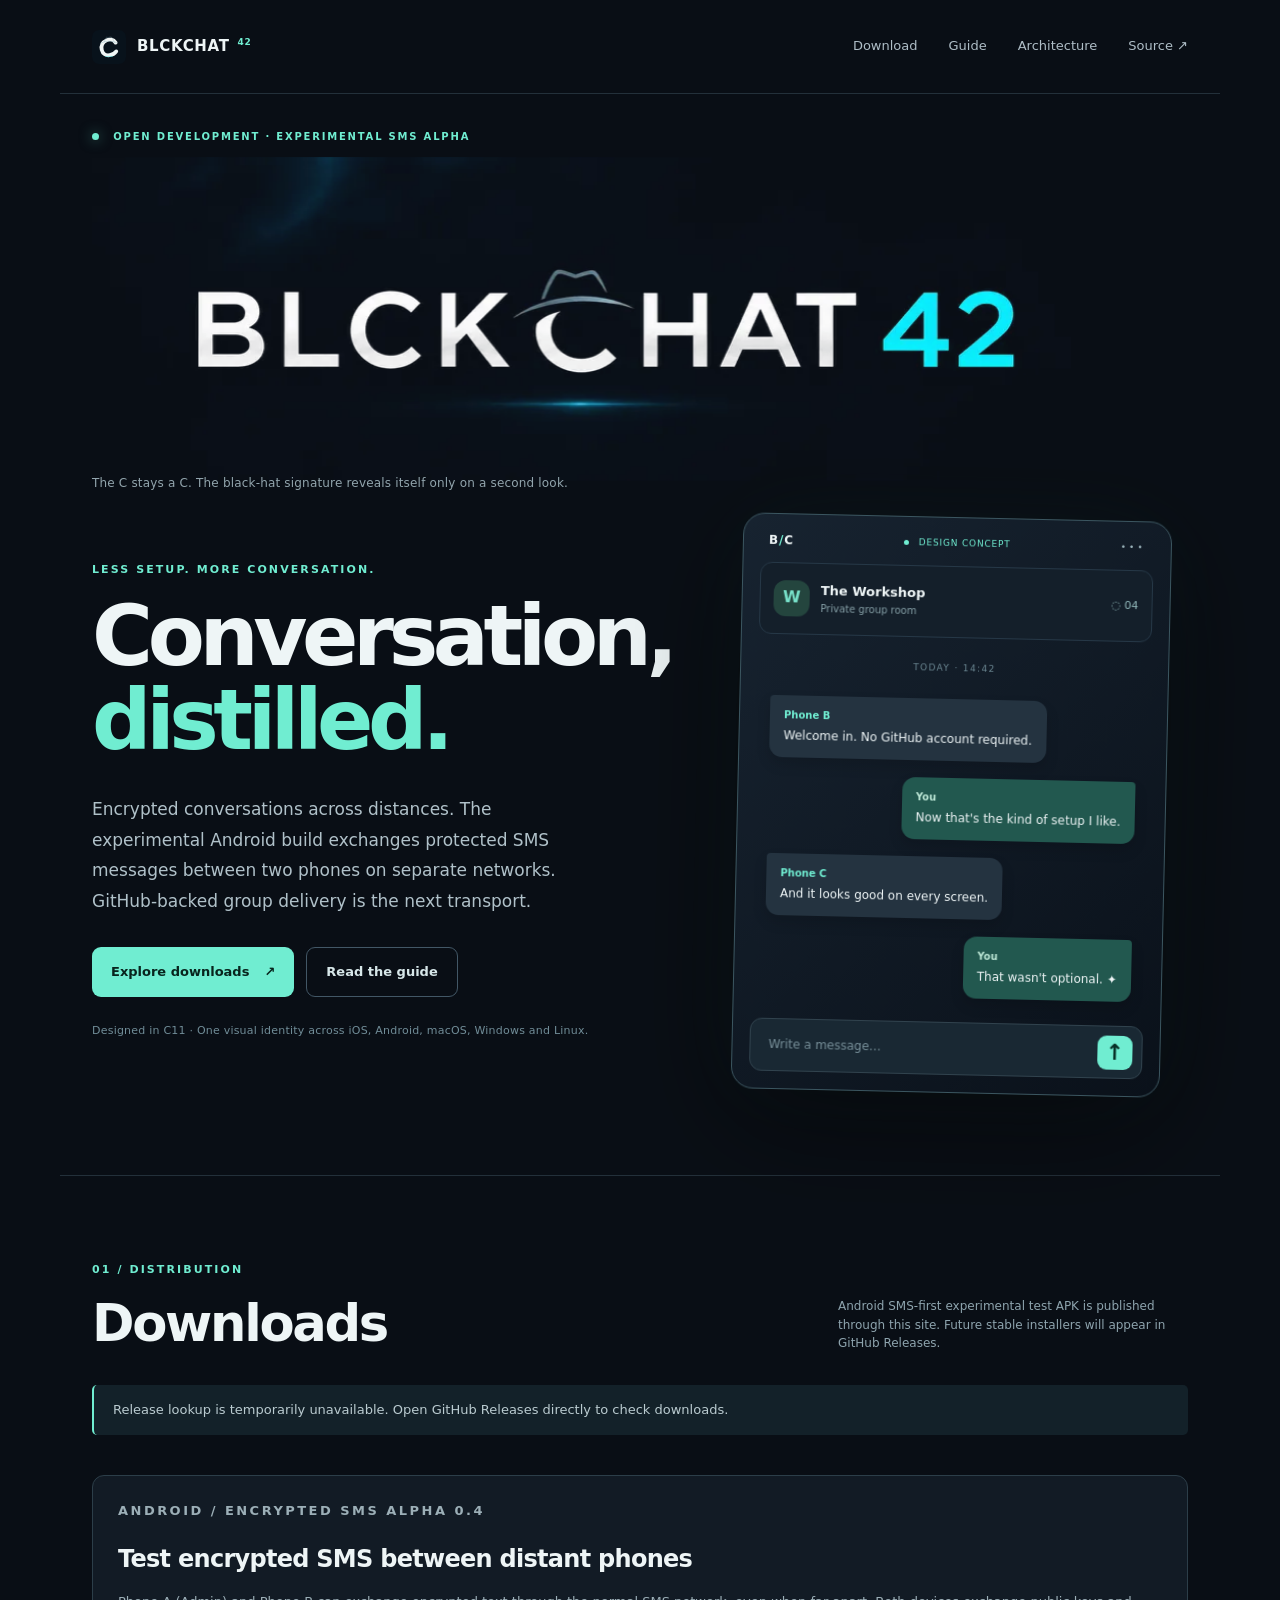
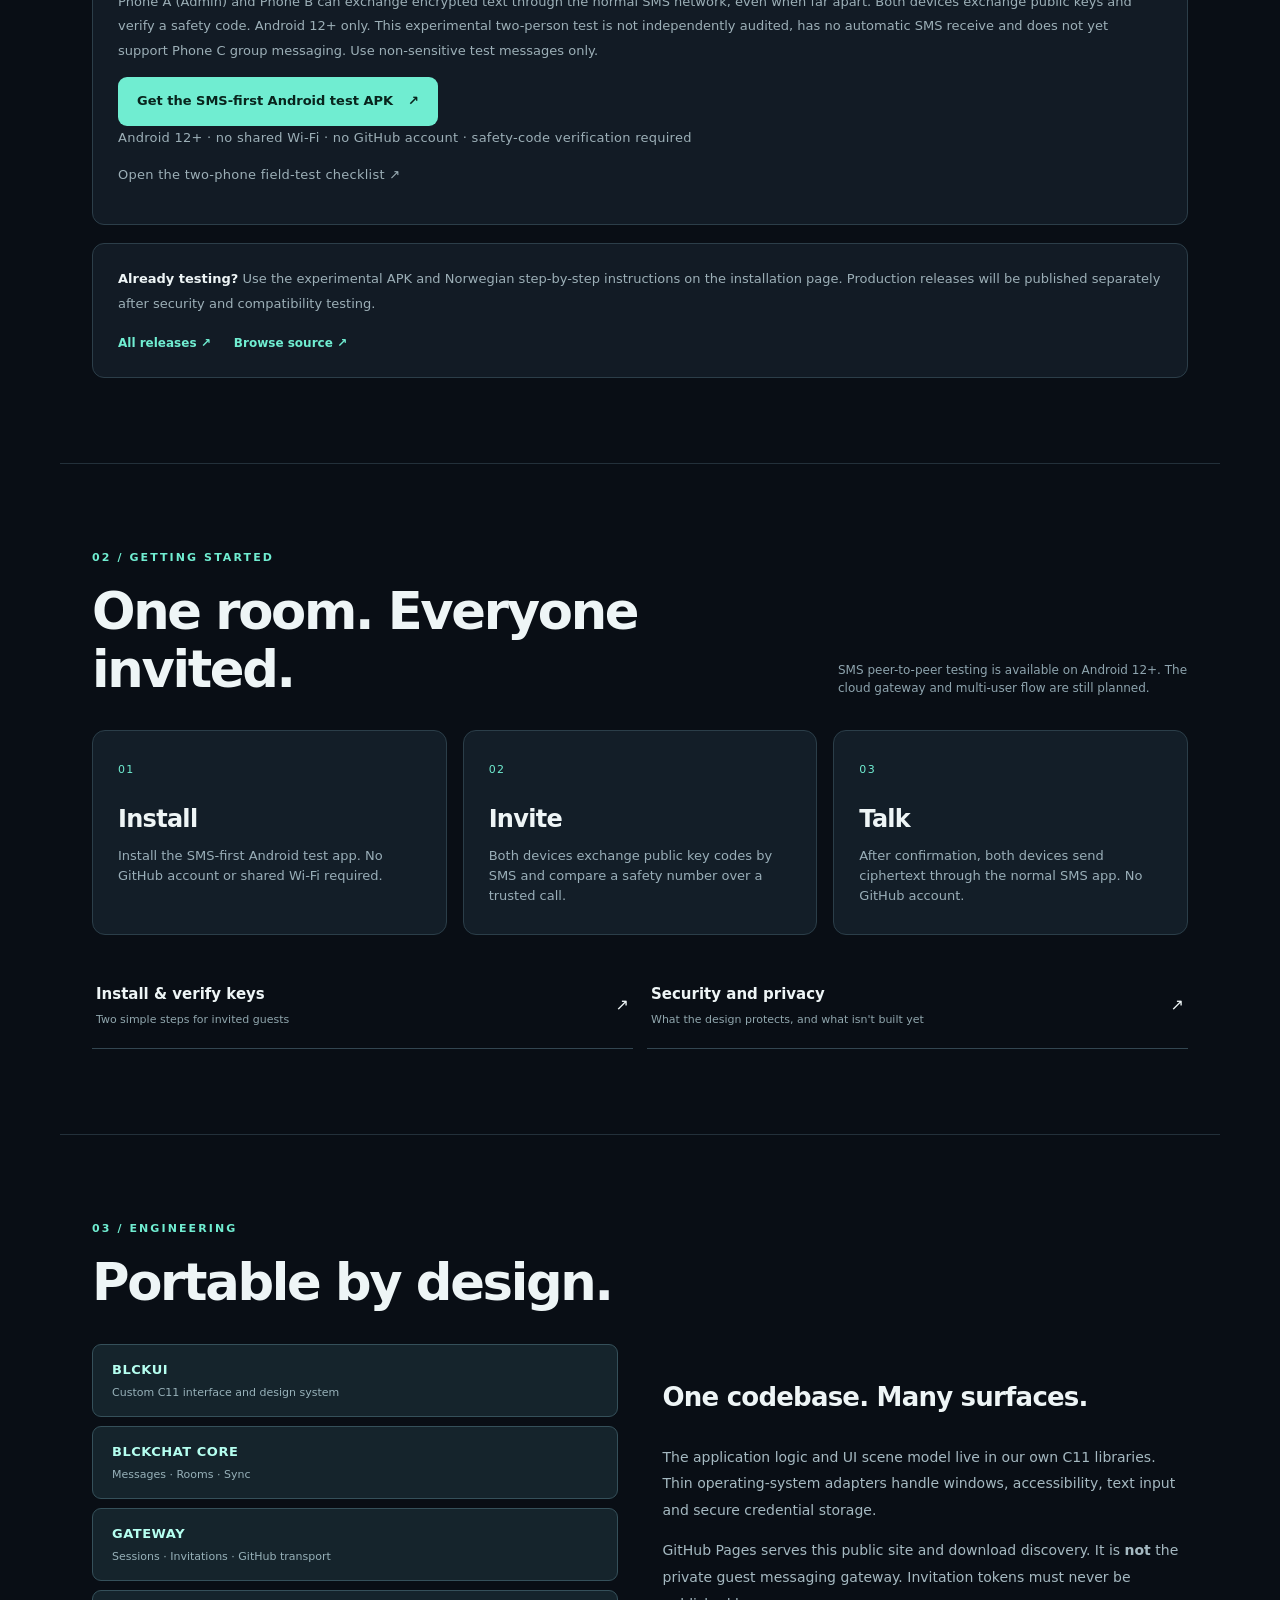
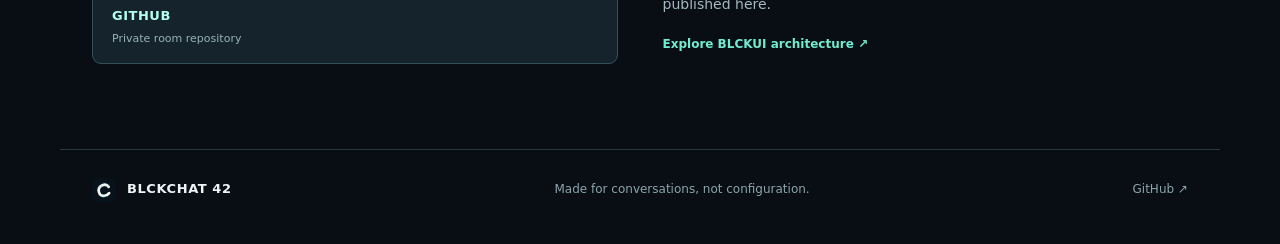
<file: site/index.html>
<!doctype html>
<html lang="en">
<head>
<meta charset="utf-8"><meta name="viewport" content="width=device-width,initial-scale=1">
<meta name="theme-color" content="#090e15">
<meta name="description" content="BLCKCHAT 42. Experimental encrypted SMS messenger for two Android phones on separate networks.">
<title>BLCKCHAT 42 · Conversation, distilled.</title>
<link rel="icon" href="icon.svg" type="image/svg+xml">
<link rel="stylesheet" href="style.css">
</head>
<body>
<div class="grain" aria-hidden="true"></div>
<a class="skip" href="#content">Skip to content</a>
<header class="nav shell">
<a href="./" class="identity"><img src="icon.svg" width="34" height="34" alt=""><span>BLCKCHAT <sup>42</sup></span></a>
<nav aria-label="Primary"><a href="#downloads">Download</a><a href="#manual">Guide</a><a href="#architecture">Architecture</a><a href="https://github.com/bspippi1337/blckchat">Source <span aria-hidden="true">↗</span></a></nav>
</header>
<main id="content">
<section class="hero shell">
<div class="eyebrow"><span class="pulse"></span> OPEN DEVELOPMENT · EXPERIMENTAL SMS ALPHA</div>
<figure class="brand-visual">
  <img src="assets/blckchat-42-official.webp" alt="BLCKCHAT 42. The C in CHAT contains a faint fedora silhouette: 85% letter, 15% black-hat signature." width="1000" height="318" decoding="async" fetchpriority="high">
  <figcaption>The C stays a C. The black-hat signature reveals itself only on a second look.</figcaption>
</figure>
<div class="hero-grid">
<div class="hero-copy"><p class="kicker">LESS SETUP. MORE CONVERSATION.</p>
<h1>Conversation,<br><em>distilled.</em></h1>
<p class="lede">Encrypted conversations across distances. The experimental Android build exchanges protected SMS messages between two phones on separate networks. GitHub-backed group delivery is the next transport.</p>
<div class="cta"><a href="#downloads" class="button primary">Explore downloads <span aria-hidden="true">↗</span></a><a href="#manual" class="button secondary">Read the guide</a></div>
<p class="fine">Designed in C11 · One visual identity across iOS, Android, macOS, Windows and Linux.</p>
</div>
<div class="device-frame" aria-label="Illustration of the planned BLCKCHAT interface. This is a concept, not a working app.">
<div class="device-head"><span class="device-logo">B<span>/</span>C</span><span class="room-state"><i></i> DESIGN CONCEPT</span><span class="dots">•••</span></div>
<div class="room-head"><div class="avatar avatar-main">W</div><div><b>The Workshop</b><small>Private group room</small></div><span class="members">◌ 04</span></div>
<div class="chat-messages">
<div class="day">TODAY · 14:42</div>
<div class="bubble incoming"><small>Phone B</small>Welcome in. No GitHub account required.</div>
<div class="bubble outgoing"><small>You</small>Now that's the kind of setup I like.</div>
<div class="bubble incoming"><small>Phone C</small>And it looks good on every screen.</div>
<div class="bubble outgoing"><small>You</small>That wasn't optional. <span aria-hidden="true">✦</span></div>
</div><div class="compose"><span>Write a message…</span><span class="send">↑</span></div>
</div>
</div></section>
<section class="section shell" id="downloads"><div class="section-head"><div><p class="kicker">01 / DISTRIBUTION</p><h2>Downloads</h2></div><p class="section-note">Android SMS-first experimental test APK is published through this site. Future stable installers will appear in GitHub Releases.</p></div>
<div id="release-status" class="status" role="status">Checking public GitHub Releases…</div>
<div id="release-assets" class="downloads-grid" aria-live="polite"></div>
<div class="panel" style="margin-bottom:18px">
  <p class="kicker">ANDROID / ENCRYPTED SMS ALPHA 0.4</p>
  <h3 style="margin:0 0 12px;font-size:24px;letter-spacing:-.03em">Test encrypted SMS between distant phones</h3>
  <p>Phone A (Admin) and Phone B can exchange encrypted text through the normal SMS network, even when far apart. Both devices exchange public keys and verify a safety code. Android 12+ only. This experimental two-person test is not independently audited, has no automatic SMS receive and does not yet support Phone C group messaging. Use non-sensitive test messages only.</p>
  <a class="button primary" href="join.html">Get the SMS-first Android test APK <span aria-hidden="true">↗</span></a>
  <p class="fine">Android 12+ · no shared Wi-Fi · no GitHub account · safety-code verification required</p><p class="fine"><a href="test.html">Open the two-phone field-test checklist ↗</a></p>
</div>
<div class="panel subtle"><p><strong>Already testing?</strong> Use the experimental APK and Norwegian step-by-step instructions on the installation page. Production releases will be published separately after security and compatibility testing.</p><a class="text-link" href="https://github.com/bspippi1337/blckchat/releases">All releases ↗</a> <a class="text-link" href="https://github.com/bspippi1337/blckchat">Browse source ↗</a></div>
</section>
<section class="section shell" id="manual"><div class="section-head"><div><p class="kicker">02 / GETTING STARTED</p><h2>One room. Everyone invited.</h2></div><p class="section-note">SMS peer-to-peer testing is available on Android 12+. The cloud gateway and multi-user flow are still planned.</p></div>
<div class="steps"><article><span class="num">01</span><h3>Install</h3><p>Install the SMS-first Android test app. No GitHub account or shared Wi-Fi required.</p></article><article><span class="num">02</span><h3>Invite</h3><p>Both devices exchange public key codes by SMS and compare a safety number over a trusted call.</p></article><article><span class="num">03</span><h3>Talk</h3><p>After confirmation, both devices send ciphertext through the normal SMS app. No GitHub account.</p></article></div>
<div class="manual-links"><a href="join.html" class="guide-link"><span><b>Install &amp; verify keys</b><small>Two simple steps for invited guests</small></span><span aria-hidden="true">↗</span></a><a href="security.html" class="guide-link"><span><b>Security and privacy</b><small>What the design protects, and what isn't built yet</small></span><span aria-hidden="true">↗</span></a></div>
</section>
<section class="section shell" id="architecture"><div class="section-head"><div><p class="kicker">03 / ENGINEERING</p><h2>Portable by design.</h2></div></div><div class="architecture"><div class="arch-row"><div>BLCKUI <span>Custom C11 interface and design system</span></div><div>BLCKCHAT CORE <span>Messages · Rooms · Sync</span></div><div>GATEWAY <span>Sessions · Invitations · GitHub transport</span></div><div>GITHUB <span>Private room repository</span></div></div><div class="arch-copy"><h3>One codebase. Many surfaces.</h3><p>The application logic and UI scene model live in our own C11 libraries. Thin operating-system adapters handle windows, accessibility, text input and secure credential storage.</p><p>GitHub Pages serves this public site and download discovery. It is <strong>not</strong> the private guest messaging gateway. Invitation tokens must never be published here.</p><a class="text-link" href="https://github.com/bspippi1337/blckchat/blob/main/docs/GUI.md">Explore BLCKUI architecture ↗</a></div></div></section>
</main>
<footer class="footer shell"><div class="identity"><img src="icon.svg" width="24" height="24" alt="">BLCKCHAT 42</div><div>Made for conversations, not configuration.</div><a href="https://github.com/bspippi1337/blckchat">GitHub ↗</a></footer>
<script src="site.js" defer></script>
</body></html>
</file>
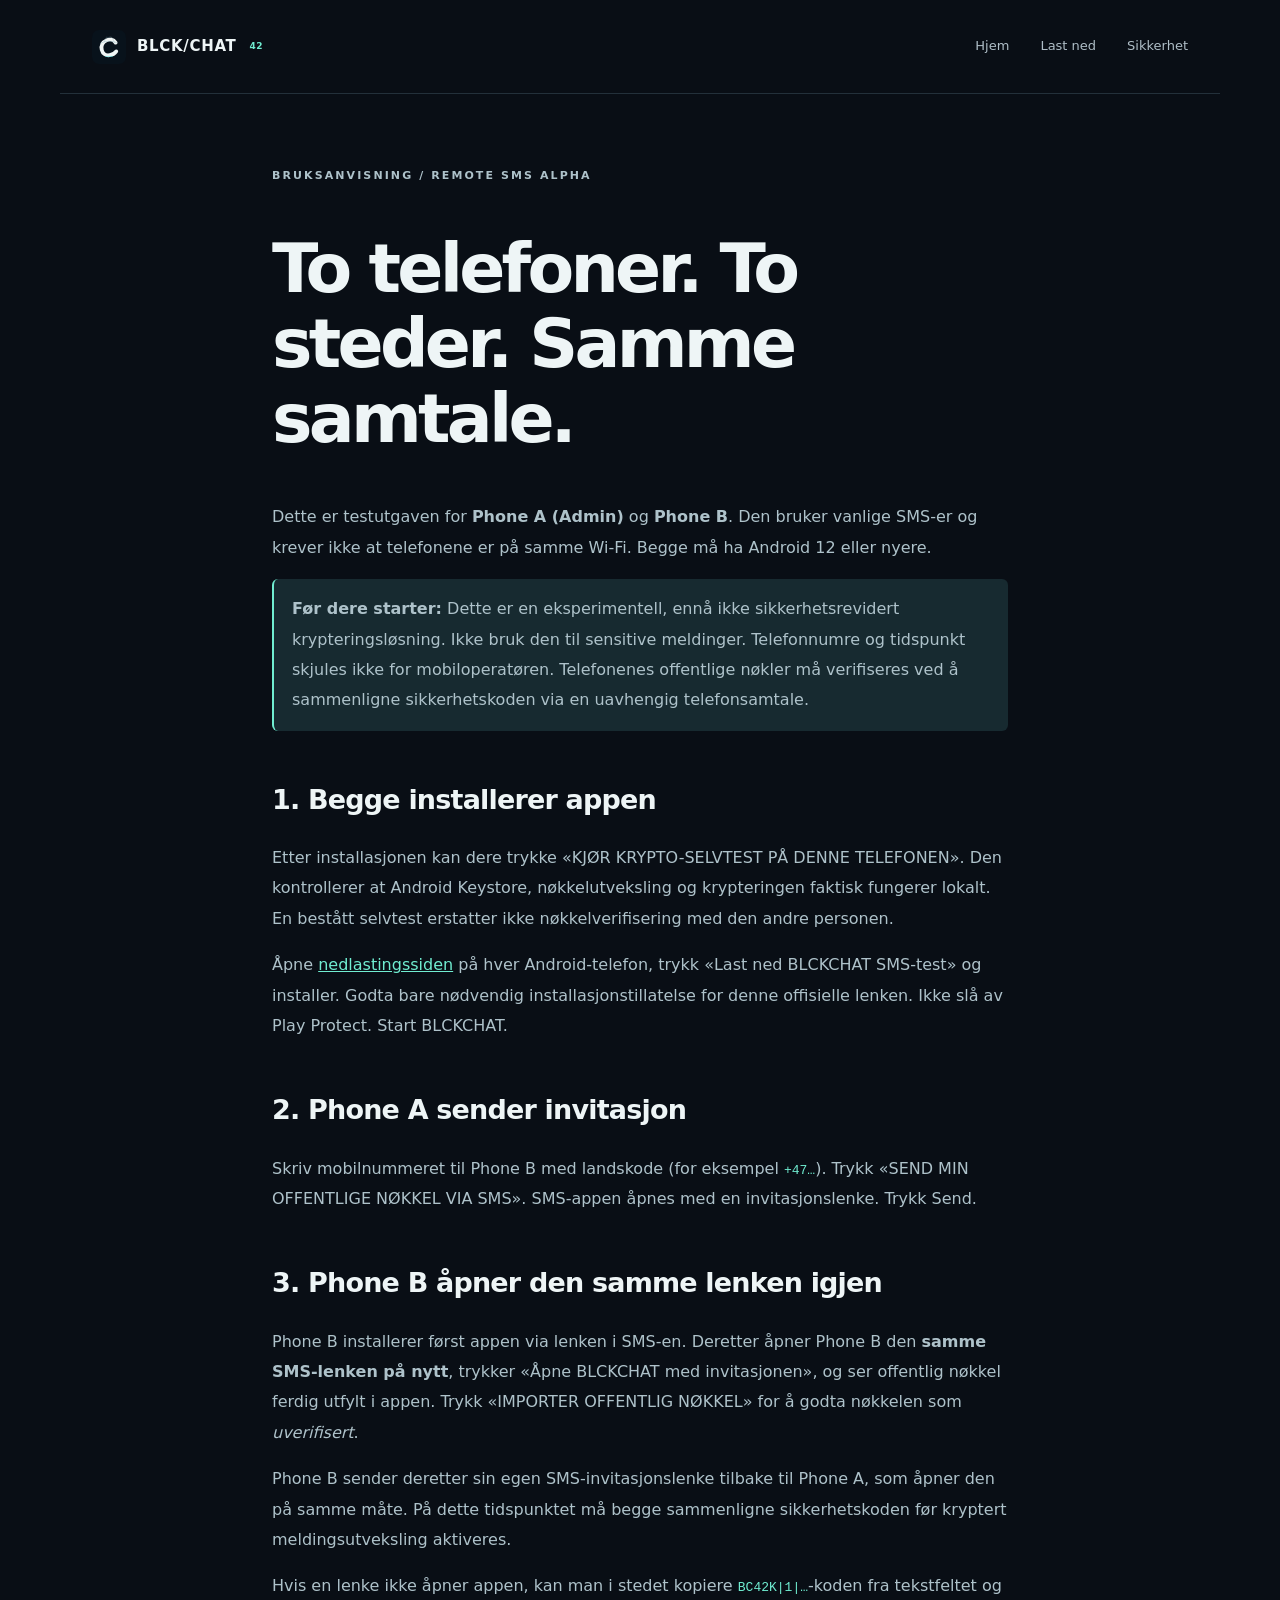
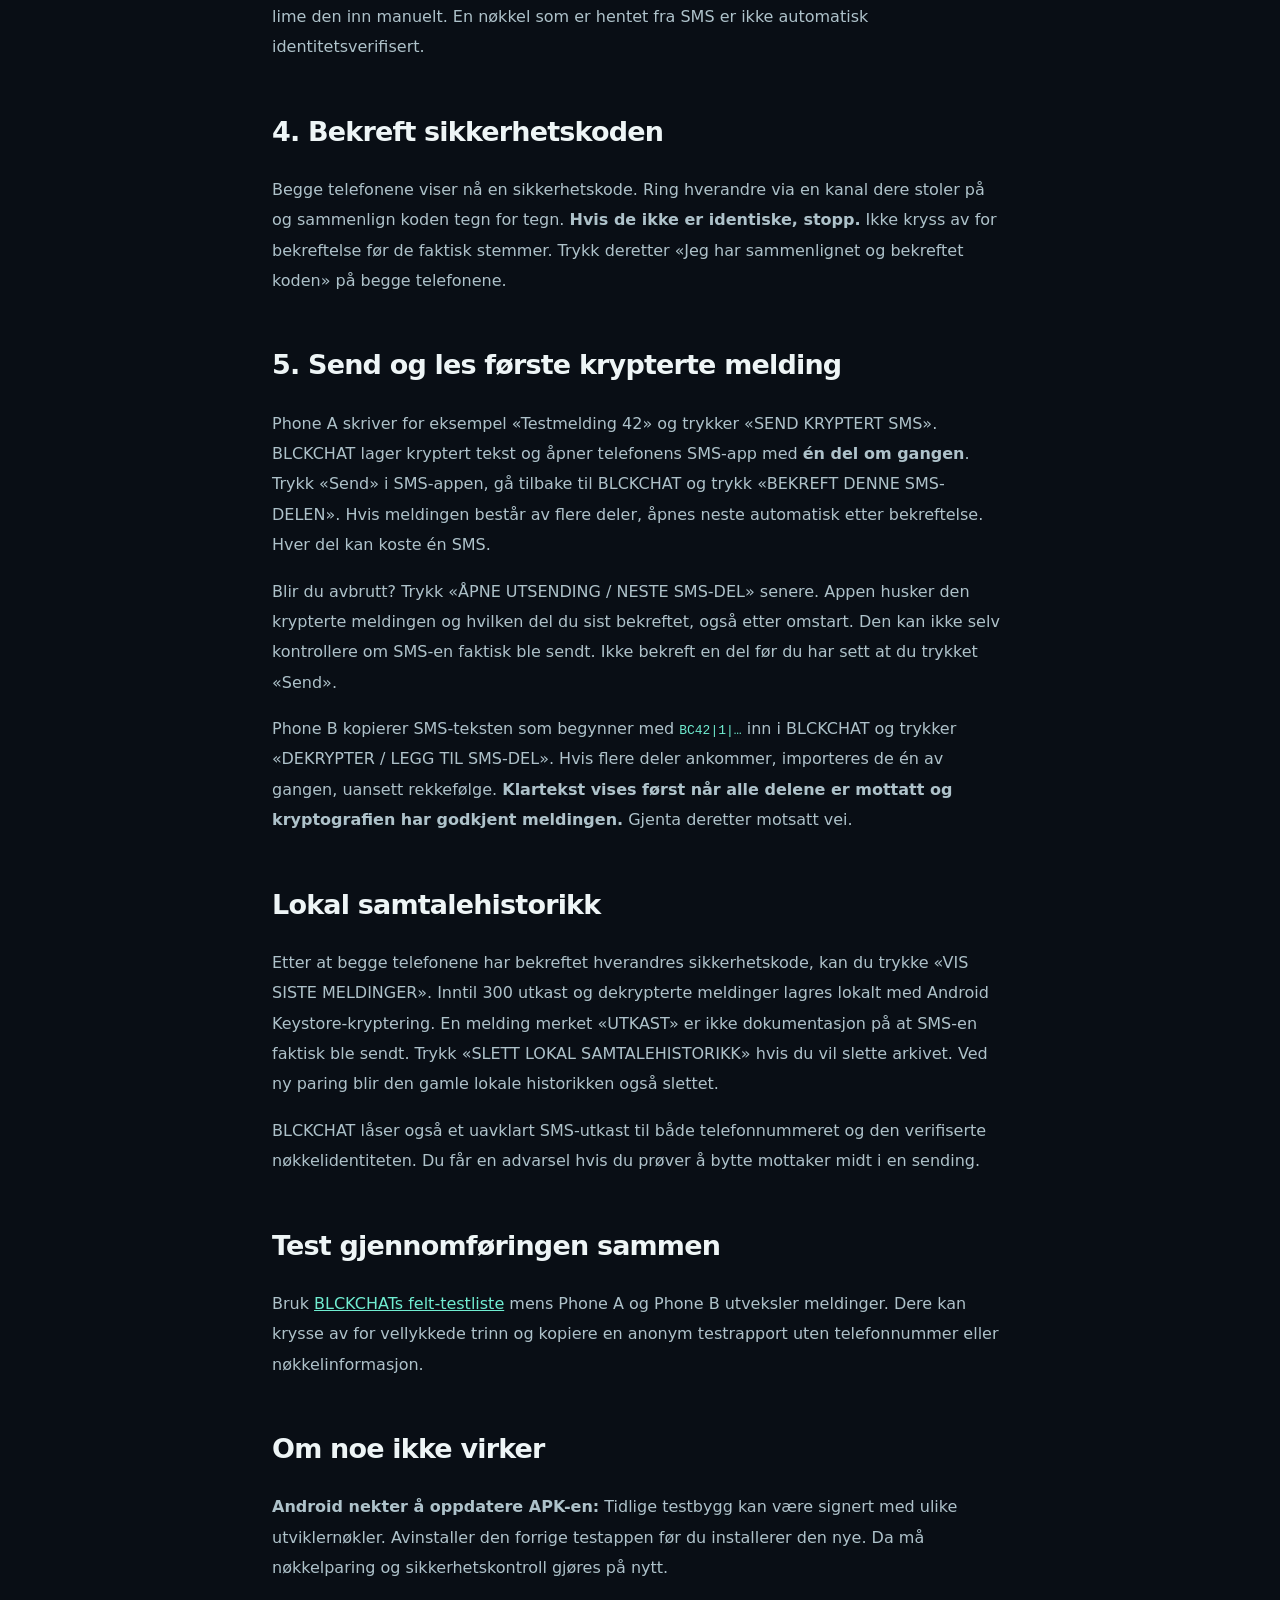
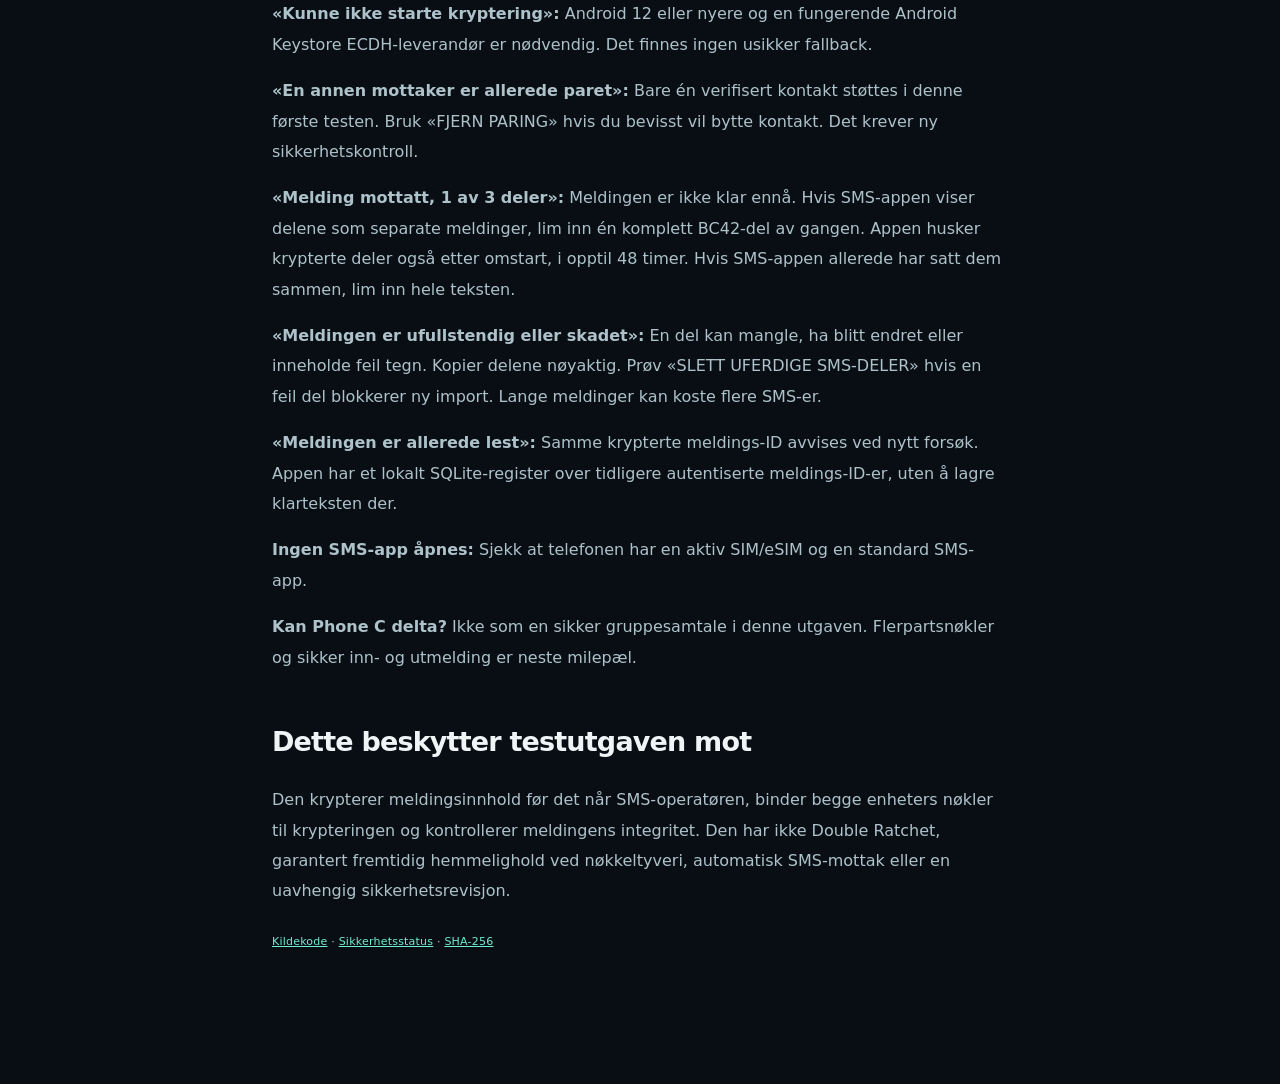
<file: site/guide.html>
<!doctype html><html lang="no"><head>
<meta charset="utf-8"><meta name="viewport" content="width=device-width,initial-scale=1">
<meta name="theme-color" content="#090e15">
<link rel="icon" href="icon.svg" type="image/svg+xml"><link rel="stylesheet" href="style.css">
<title>BLCKCHAT SMS-test · Enkel bruksanvisning</title></head>
<body><header class="nav shell">
<a class="identity" href="./"><img src="icon.svg" width="34" height="34" alt="">BLCK/CHAT <sup>42</sup></a>
<nav aria-label="Meny"><a href="./">Hjem</a><a href="join.html">Last ned</a><a href="security.html">Sikkerhet</a></nav></header>
<main class="doc shell">
<p class="kicker">BRUKSANVISNING / REMOTE SMS ALPHA</p>
<h1>To telefoner. To steder. Samme samtale.</h1>
<p>Dette er testutgaven for <strong>Phone A (Admin)</strong> og <strong>Phone B</strong>. Den bruker vanlige SMS-er og krever ikke at telefonene er på samme Wi-Fi. Begge må ha Android 12 eller nyere.</p>
<p class="notice"><strong>Før dere starter:</strong> Dette er en eksperimentell, ennå ikke sikkerhetsrevidert krypteringsløsning. Ikke bruk den til sensitive meldinger. Telefonnumre og tidspunkt skjules ikke for mobiloperatøren. Telefonenes offentlige nøkler må verifiseres ved å sammenligne sikkerhetskoden via en uavhengig telefonsamtale.</p>
<h2>1. Begge installerer appen</h2>
<p>Etter installasjonen kan dere trykke «KJØR KRYPTO-SELVTEST PÅ DENNE TELEFONEN». Den kontrollerer at Android Keystore, nøkkelutveksling og krypteringen faktisk fungerer lokalt. En bestått selvtest erstatter ikke nøkkelverifisering med den andre personen.</p>
<p>Åpne <a href="join.html">nedlastingssiden</a> på hver Android-telefon, trykk «Last ned BLCKCHAT SMS-test» og installer. Godta bare nødvendig installasjonstillatelse for denne offisielle lenken. Ikke slå av Play Protect. Start BLCKCHAT.</p>
<h2>2. Phone A sender invitasjon</h2>
<p>Skriv mobilnummeret til Phone B med landskode (for eksempel <code>+47…</code>). Trykk «SEND MIN OFFENTLIGE NØKKEL VIA SMS». SMS-appen åpnes med en invitasjonslenke. Trykk Send.</p>
<h2>3. Phone B åpner den samme lenken igjen</h2>
<p>Phone B installerer først appen via lenken i SMS-en. Deretter åpner Phone B den <strong>samme SMS-lenken på nytt</strong>, trykker «Åpne BLCKCHAT med invitasjonen», og ser offentlig nøkkel ferdig utfylt i appen. Trykk «IMPORTER OFFENTLIG NØKKEL» for å godta nøkkelen som <em>uverifisert</em>.</p>
<p>Phone B sender deretter sin egen SMS-invitasjonslenke tilbake til Phone A, som åpner den på samme måte. På dette tidspunktet må begge sammenligne sikkerhetskoden før kryptert meldingsutveksling aktiveres.</p>
<p>Hvis en lenke ikke åpner appen, kan man i stedet kopiere <code>BC42K|1|…</code>-koden fra tekstfeltet og lime den inn manuelt. En nøkkel som er hentet fra SMS er ikke automatisk identitetsverifisert.</p>
<h2>4. Bekreft sikkerhetskoden</h2>
<p>Begge telefonene viser nå en sikkerhetskode. Ring hverandre via en kanal dere stoler på og sammenlign koden tegn for tegn. <strong>Hvis de ikke er identiske, stopp.</strong> Ikke kryss av for bekreftelse før de faktisk stemmer. Trykk deretter «Jeg har sammenlignet og bekreftet koden» på begge telefonene.</p>
<h2>5. Send og les første krypterte melding</h2>
<p>Phone A skriver for eksempel «Testmelding 42» og trykker «SEND KRYPTERT SMS». BLCKCHAT lager kryptert tekst og åpner telefonens SMS-app med <strong>én del om gangen</strong>. Trykk «Send» i SMS-appen, gå tilbake til BLCKCHAT og trykk «BEKREFT DENNE SMS-DELEN». Hvis meldingen består av flere deler, åpnes neste automatisk etter bekreftelse. Hver del kan koste én SMS.</p>
<p>Blir du avbrutt? Trykk «ÅPNE UTSENDING / NESTE SMS-DEL» senere. Appen husker den krypterte meldingen og hvilken del du sist bekreftet, også etter omstart. Den kan ikke selv kontrollere om SMS-en faktisk ble sendt. Ikke bekreft en del før du har sett at du trykket «Send».</p>
<p>Phone B kopierer SMS-teksten som begynner med <code>BC42|1|…</code> inn i BLCKCHAT og trykker «DEKRYPTER / LEGG TIL SMS-DEL». Hvis flere deler ankommer, importeres de én av gangen, uansett rekkefølge. <strong>Klartekst vises først når alle delene er mottatt og kryptografien har godkjent meldingen.</strong> Gjenta deretter motsatt vei.</p>
<h2>Lokal samtalehistorikk</h2>
<p>Etter at begge telefonene har bekreftet hverandres sikkerhetskode, kan du trykke «VIS SISTE MELDINGER». Inntil 300 utkast og dekrypterte meldinger lagres lokalt med Android Keystore-kryptering. En melding merket «UTKAST» er ikke dokumentasjon på at SMS-en faktisk ble sendt. Trykk «SLETT LOKAL SAMTALEHISTORIKK» hvis du vil slette arkivet. Ved ny paring blir den gamle lokale historikken også slettet.</p>
<p>BLCKCHAT låser også et uavklart SMS-utkast til både telefonnummeret og den verifiserte nøkkelidentiteten. Du får en advarsel hvis du prøver å bytte mottaker midt i en sending.</p>
<h2>Test gjennomføringen sammen</h2><p>Bruk <a href="test.html">BLCKCHATs felt-testliste</a> mens Phone A og Phone B utveksler meldinger. Dere kan krysse av for vellykkede trinn og kopiere en anonym testrapport uten telefonnummer eller nøkkelinformasjon.</p>
<h2>Om noe ikke virker</h2><p><strong>Android nekter å oppdatere APK-en:</strong> Tidlige testbygg kan være signert med ulike utviklernøkler. Avinstaller den forrige testappen før du installerer den nye. Da må nøkkelparing og sikkerhetskontroll gjøres på nytt.</p>
<p><strong>«Kunne ikke starte kryptering»:</strong> Android 12 eller nyere og en fungerende Android Keystore ECDH-leverandør er nødvendig. Det finnes ingen usikker fallback.</p>
<p><strong>«En annen mottaker er allerede paret»:</strong> Bare én verifisert kontakt støttes i denne første testen. Bruk «FJERN PARING» hvis du bevisst vil bytte kontakt. Det krever ny sikkerhetskontroll.</p>
<p><strong>«Melding mottatt, 1 av 3 deler»:</strong> Meldingen er ikke klar ennå. Hvis SMS-appen viser delene som separate meldinger, lim inn én komplett BC42-del av gangen. Appen husker krypterte deler også etter omstart, i opptil 48 timer. Hvis SMS-appen allerede har satt dem sammen, lim inn hele teksten.</p>
<p><strong>«Meldingen er ufullstendig eller skadet»:</strong> En del kan mangle, ha blitt endret eller inneholde feil tegn. Kopier delene nøyaktig. Prøv «SLETT UFERDIGE SMS-DELER» hvis en feil del blokkerer ny import. Lange meldinger kan koste flere SMS-er.</p>
<p><strong>«Meldingen er allerede lest»:</strong> Samme krypterte meldings-ID avvises ved nytt forsøk. Appen har et lokalt SQLite-register over tidligere autentiserte meldings-ID-er, uten å lagre klarteksten der.</p>
<p><strong>Ingen SMS-app åpnes:</strong> Sjekk at telefonen har en aktiv SIM/eSIM og en standard SMS-app.</p>
<p><strong>Kan Phone C delta?</strong> Ikke som en sikker gruppesamtale i denne utgaven. Flerpartsnøkler og sikker inn- og utmelding er neste milepæl.</p>
<h2>Dette beskytter testutgaven mot</h2>
<p>Den krypterer meldingsinnhold før det når SMS-operatøren, binder begge enheters nøkler til krypteringen og kontrollerer meldingens integritet. Den har ikke Double Ratchet, garantert fremtidig hemmelighold ved nøkkeltyveri, automatisk SMS-mottak eller en uavhengig sikkerhetsrevisjon.</p>
<p class="fine"><a href="https://github.com/bspippi1337/blckchat">Kildekode</a> · <a href="security.html">Sikkerhetsstatus</a> · <a href="downloads/SHA256SUMS.txt">SHA-256</a></p>
</main></body></html>
</file>
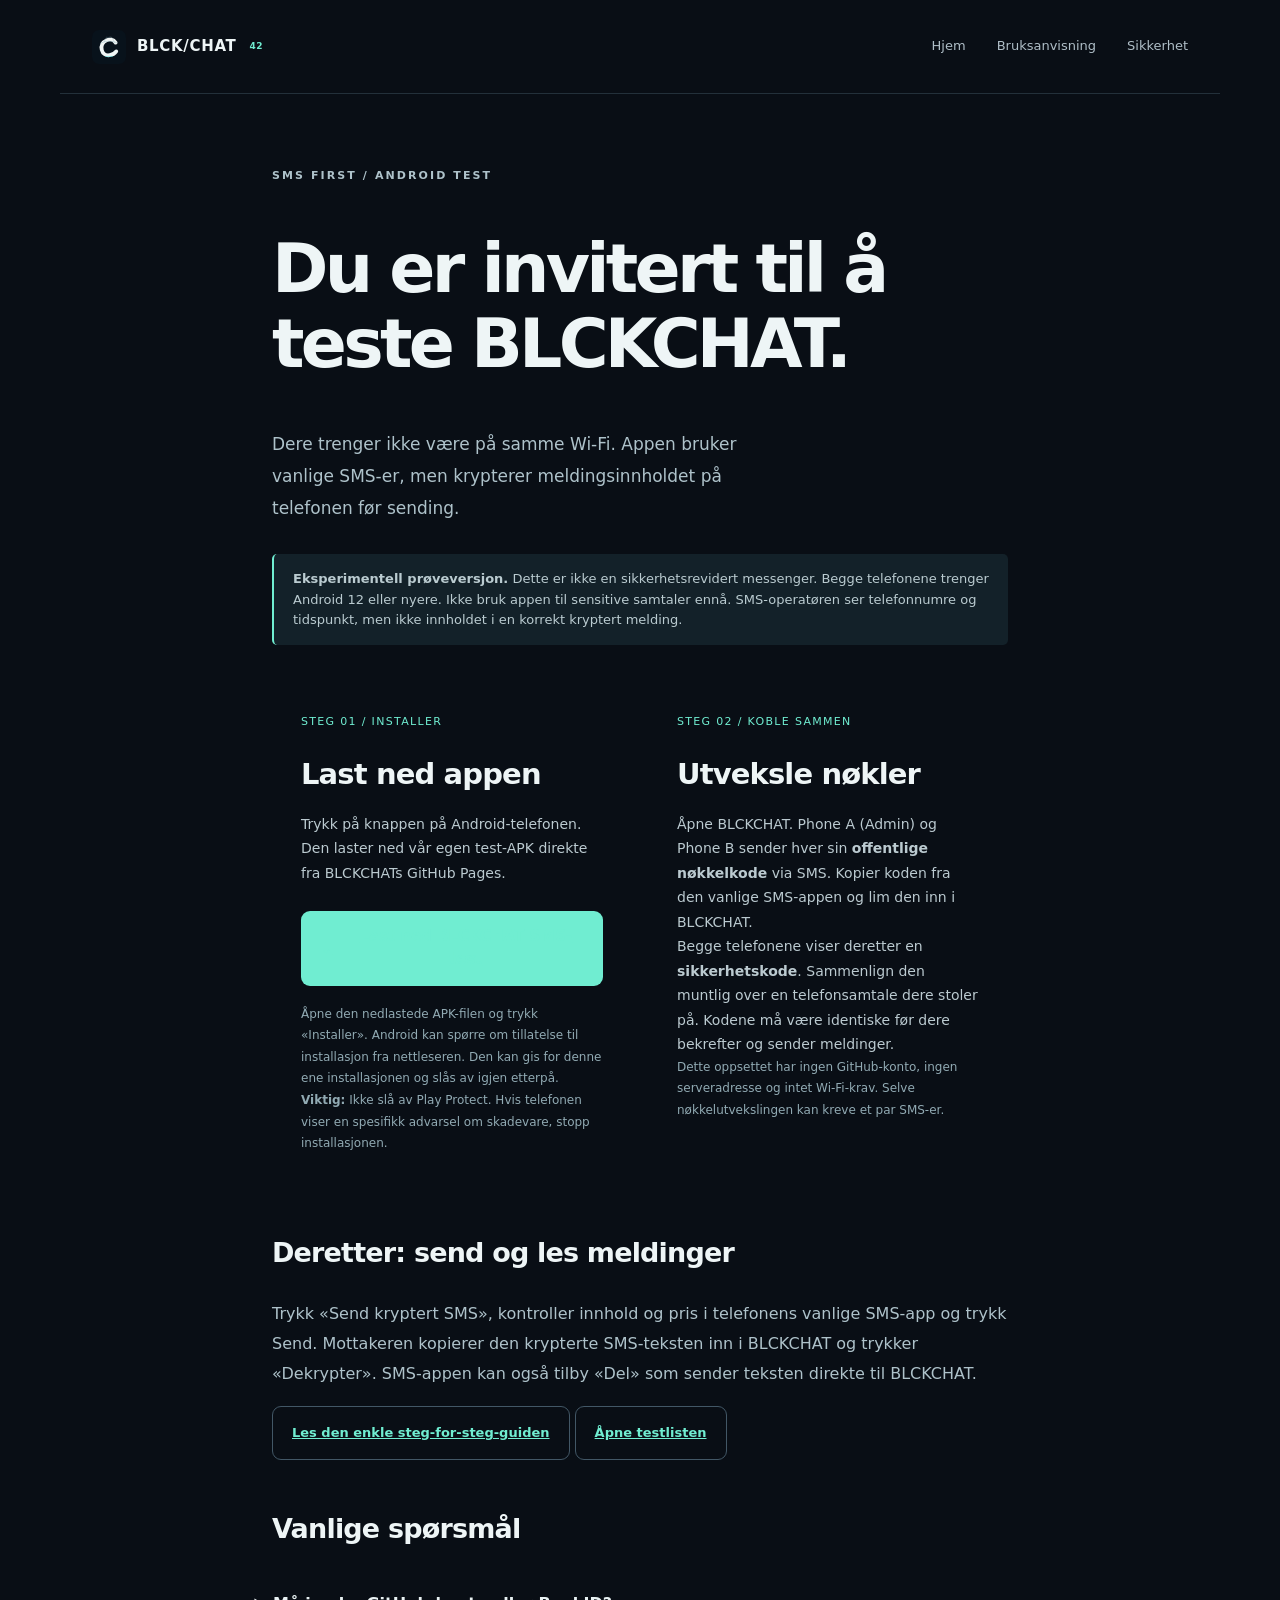
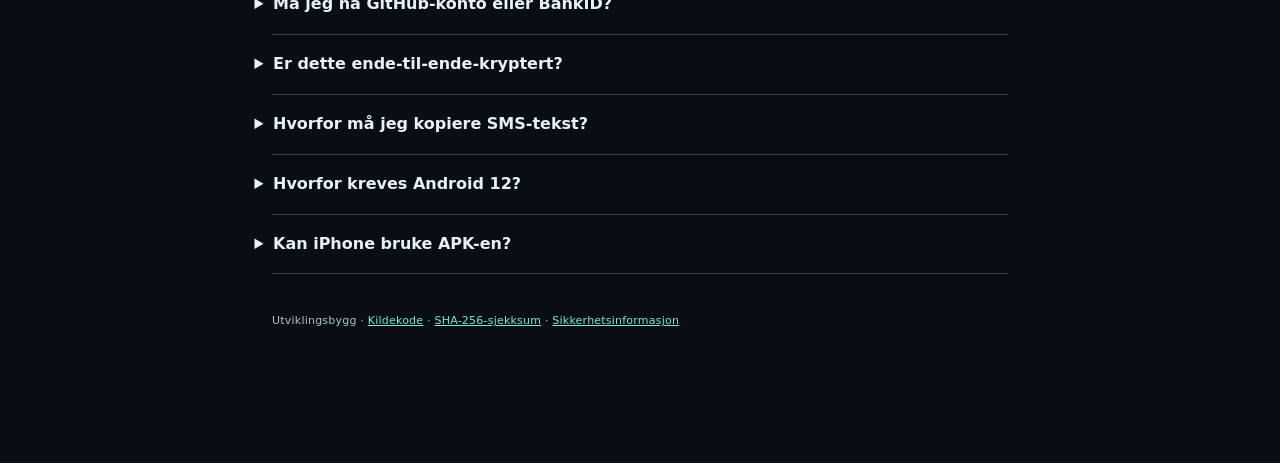
<file: site/join.html>
<!doctype html>
<html lang="no">
<head>
<meta charset="utf-8"><meta name="viewport" content="width=device-width,initial-scale=1">
<meta name="theme-color" content="#090e15">
<meta name="referrer" content="no-referrer">
<meta name="description" content="BLCKCHAT 42: kryptert SMS-test over avstand, uten felles Wi-Fi.">
<title>Installer SMS-testen · BLCKCHAT 42</title>
<link rel="icon" href="icon.svg" type="image/svg+xml"><link rel="stylesheet" href="style.css">
</head>
<body>
<a class="skip" href="#main">Hopp til innholdet</a>
<header class="nav shell"><a href="./" class="identity">
<img src="icon.svg" width="34" height="34" alt="">BLCK/CHAT <sup>42</sup></a>
<nav aria-label="Meny"><a href="./">Hjem</a><a href="guide.html">Bruksanvisning</a><a href="security.html">Sikkerhet</a></nav></header>
<main id="main" class="doc shell">
<p class="kicker">SMS FIRST / ANDROID TEST</p>
<h1>Du er invitert til å teste BLCKCHAT.</h1>
<p class="lede">Dere trenger ikke være på samme Wi-Fi. Appen bruker vanlige SMS-er, men krypterer meldingsinnholdet på telefonen før sending.</p>
<div class="status" role="status"><strong>Eksperimentell prøveversjon.</strong>
Dette er ikke en sikkerhetsrevidert messenger. Begge telefonene trenger Android 12 eller nyere. Ikke bruk appen til sensitive samtaler ennå. SMS-operatøren ser telefonnumre og tidspunkt, men ikke innholdet i en korrekt kryptert melding.</div>

<div class="steps portal-steps">
<section class="portal-step">
<span class="num">STEG 01 / INSTALLER</span>
<h2>Last ned appen</h2>
<p>Trykk på knappen på Android-telefonen. Den laster ned vår egen test-APK direkte fra BLCKCHATs GitHub Pages.</p>
<a class="button primary download-cta" href="downloads/blckchat-sms-experimental.apk" download="blckchat-sms-experimental.apk"><span aria-hidden="true">↓</span> Last ned BLCKCHAT SMS-test</a>
<p class="helper">Åpne den nedlastede APK-filen og trykk «Installer». Android kan spørre om tillatelse til installasjon fra nettleseren. Den kan gis for denne ene installasjonen og slås av igjen etterpå.</p>
<p class="helper"><strong>Viktig:</strong> Ikke slå av Play Protect. Hvis telefonen viser en spesifikk advarsel om skadevare, stopp installasjonen.</p>
</section>
<section class="portal-step">
<span class="num">STEG 02 / KOBLE SAMMEN</span>
<h2>Utveksle nøkler</h2>
<p>Åpne BLCKCHAT. Phone A (Admin) og Phone B sender hver sin <strong>offentlige nøkkelkode</strong> via SMS. Kopier koden fra den vanlige SMS-appen og lim den inn i BLCKCHAT.</p>
<p>Begge telefonene viser deretter en <strong>sikkerhetskode</strong>. Sammenlign den muntlig over en telefonsamtale dere stoler på. Kodene må være identiske før dere bekrefter og sender meldinger.</p>
<p class="helper">Dette oppsettet har ingen GitHub-konto, ingen serveradresse og intet Wi-Fi-krav. Selve nøkkelutvekslingen kan kreve et par SMS-er.</p>
</section>
</div>
<section id="pair-invite" class="panel" hidden aria-live="polite" style="margin:24px 0">
<p class="kicker">DIN INVITASJON ER KLAR</p>
<h2 style="margin-top:0">Åpne nøkkelen i appen</h2>
<p>Har du installert appen? Trykk knappen for å åpne BLCKCHAT med Phone A sin offentlige nøkkel ferdig utfylt. Du må fortsatt trykke «Importer» og sammenligne sikkerhetskoden over en telefonsamtale før kryptering aktiveres.</p>
<a id="pair-open-app" href="#" class="button primary">Åpne BLCKCHAT med invitasjonen</a>
<p id="pair-fallback" class="helper">Hvis Android ikke åpner appen automatisk, trykk «Kopier offentlig nøkkel». Åpne deretter BLCKCHAT selv, lim den inn i feltet «LIM INN MOTTAKERS BC42K-KODE» og trykk «Importer». Sikkerhetskoden må fortsatt sammenlignes over telefon.</p>
<button type="button" class="button secondary" id="pair-copy-key">Kopier offentlig nøkkel</button>
<p id="pair-copy-status" class="helper" role="status" aria-live="polite"></p>
<label class="helper" for="pair-key-text" id="pair-key-label" hidden>Offentlig nøkkelkode, kan markeres og kopieres manuelt:</label>
<textarea id="pair-key-text" rows="3" readonly hidden aria-label="Offentlig BLCKCHAT nøkkelkode" spellcheck="false" autocapitalize="off" autocomplete="off" style="width:100%;min-height:92px;margin-top:8px;padding:12px;border:1px solid #344550;border-radius:12px;color:#e5f4ef;background:#101b22;overflow-wrap:anywhere"></textarea>
</section>
<section class="portal-help">
<h2>Deretter: send og les meldinger</h2>
<p>Trykk «Send kryptert SMS», kontroller innhold og pris i telefonens vanlige SMS-app og trykk Send. Mottakeren kopierer den krypterte SMS-teksten inn i BLCKCHAT og trykker «Dekrypter». SMS-appen kan også tilby «Del» som sender teksten direkte til BLCKCHAT.</p>
<p><a class="button secondary" href="guide.html">Les den enkle steg-for-steg-guiden</a> <a class="button secondary" href="test.html">Åpne testlisten</a></p>
<h2>Vanlige spørsmål</h2>
<details><summary>Må jeg ha GitHub-konto eller BankID?</summary><p>Nei. Ingen av delene trengs for SMS-testen.</p></details>
<details><summary>Er dette ende-til-ende-kryptert?</summary><p>Testutgaven har direkte nøkkelutveksling mellom to Android-enheter og AES-GCM-kryptering av meldinger. Kontaktens identitet er ikke trygg før begge har sammenlignet sikkerhetskoden. Løsningen mangler ratchet/forward secrecy og uavhengig sikkerhetsrevisjon, og må ikke forveksles med en moden sikker messenger.</p></details>
<details><summary>Hvorfor må jeg kopiere SMS-tekst?</summary><p>Vi ønsker ikke å kreve generell SMS-lesetilgang i testutgaven. Derfor skjer mottak foreløpig ved kopiering eller Androids Del-funksjon.</p></details>
<details><summary>Hvorfor kreves Android 12?</summary><p>Første test bruker ECDH-nøkler i Android Keystore, støttet fra Android 12. Eldre enheter får en tydelig feilmelding og får ikke usikker fallback.</p></details>
<details><summary>Kan iPhone bruke APK-en?</summary><p>Nei. Denne filen er kun for Android. iOS-versjonen gjenstår.</p></details>
</section>
<p class="fine">Utviklingsbygg ·
<a href="https://github.com/bspippi1337/blckchat">Kildekode</a> ·
<a href="downloads/SHA256SUMS.txt">SHA-256-sjekksum</a> ·
<a href="security.html">Sikkerhetsinformasjon</a></p>
</main>
<script>
(function(){
  "use strict";
  const hash=location.hash;
  if(!hash.startsWith("#k="))return;
  try{history.replaceState(null,"",location.pathname+location.search);}catch(_){}
  const key=hash.slice(3);
  if(!/^[A-Za-z0-9_-]{100,160}$/.test(key))return;
  const target=document.getElementById("pair-open-app");
  target.setAttribute("href","blckchat://pair?k="+encodeURIComponent(key));
  const publicCode="BC42K|1|"+key;
  const input=document.getElementById("pair-key-text");
  const label=document.getElementById("pair-key-label");
  const note=document.getElementById("pair-copy-status");
  const showManual=()=>{
    input.hidden=false;
    label.hidden=false;
    input.focus();
    input.select();
  };
  input.value=publicCode;
  document.getElementById("pair-copy-key").addEventListener("click",async()=>{
    try{
      if(!navigator.clipboard || !navigator.clipboard.writeText)
        throw new Error("Clipboard access not available");
      await navigator.clipboard.writeText(publicCode);
      note.textContent="Offentlig nøkkel kopiert. Åpne appen og lim den inn i nøkkelfeltet.";
    }catch(_){
      showManual();
      note.textContent="Merk og kopier nøkkelkoden fra feltet under, og lim den inn i appen.";
    }
  });
  document.getElementById("pair-invite").hidden=false;
})();
</script>
</body></html>
</file>
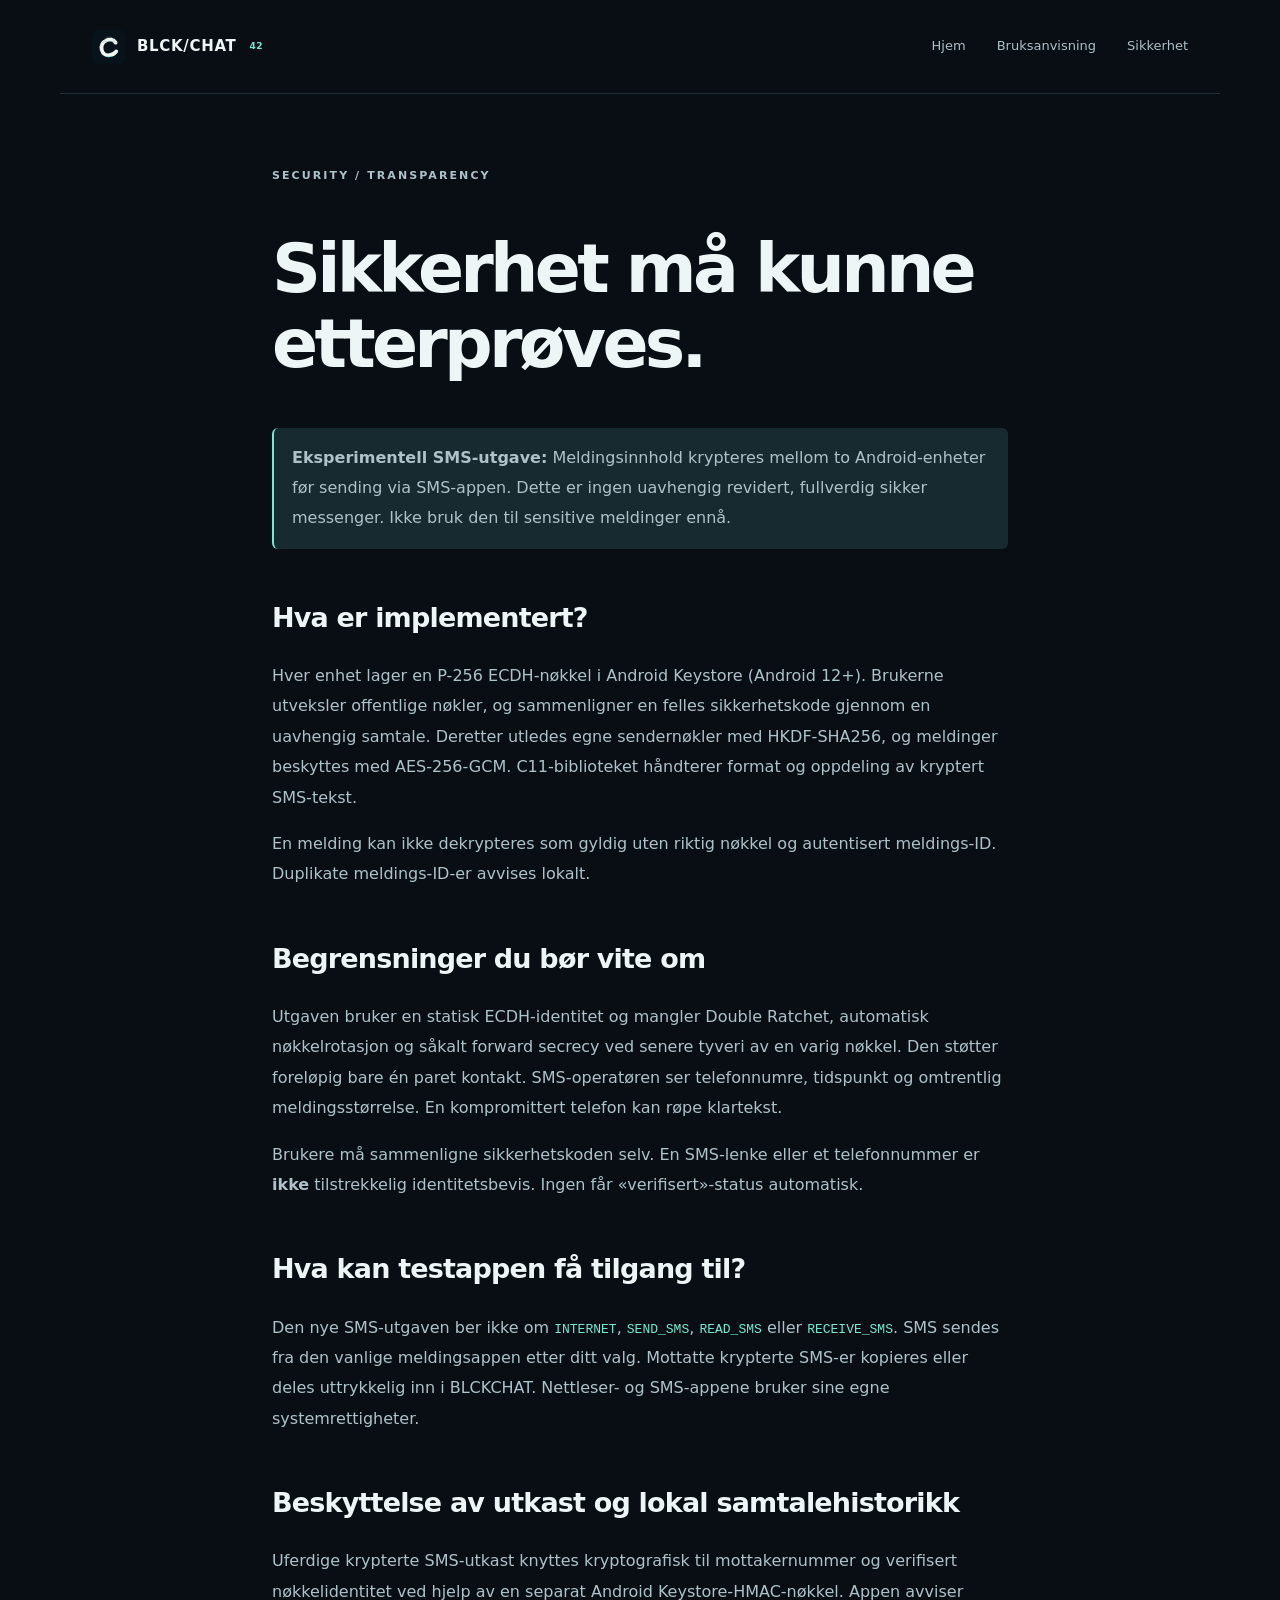
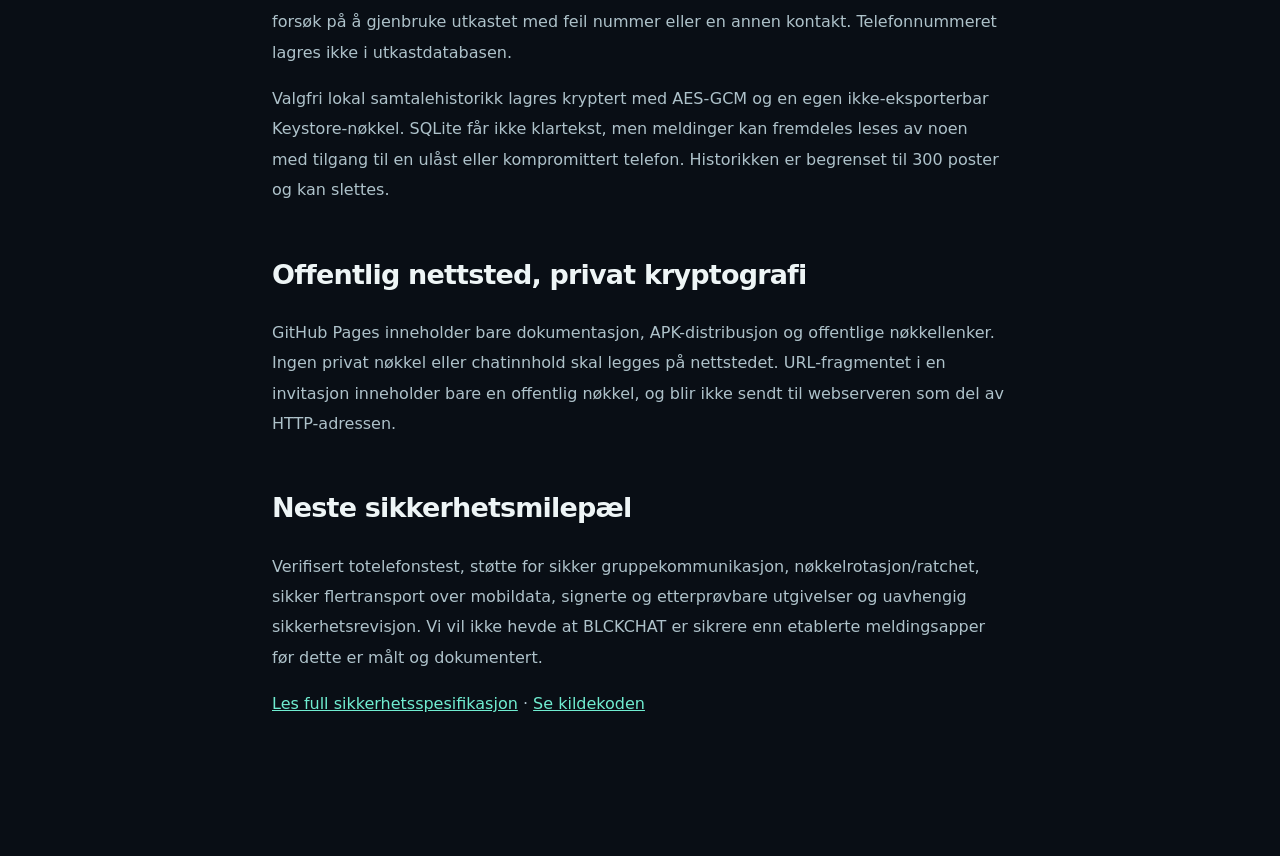
<file: site/security.html>
<!doctype html><html lang="no"><head><meta charset="utf-8"><meta name="viewport" content="width=device-width,initial-scale=1"><meta name="theme-color" content="#090e15"><link rel="icon" href="icon.svg" type="image/svg+xml"><link rel="stylesheet" href="style.css"><title>Sikkerhet · BLCKCHAT 42</title></head>
<body><header class="nav shell"><a class="identity" href="./"><img src="icon.svg" width="34" height="34" alt="">BLCK/CHAT <sup>42</sup></a><nav><a href="./">Hjem</a><a href="guide.html">Bruksanvisning</a><a href="security.html">Sikkerhet</a></nav></header>
<main class="doc shell">
<p class="kicker">SECURITY / TRANSPARENCY</p><h1>Sikkerhet må kunne etterprøves.</h1>
<p class="notice"><strong>Eksperimentell SMS-utgave:</strong> Meldingsinnhold krypteres mellom to Android-enheter før sending via SMS-appen. Dette er ingen uavhengig revidert, fullverdig sikker messenger. Ikke bruk den til sensitive meldinger ennå.</p>
<h2>Hva er implementert?</h2>
<p>Hver enhet lager en P-256 ECDH-nøkkel i Android Keystore (Android 12+). Brukerne utveksler offentlige nøkler, og sammenligner en felles sikkerhetskode gjennom en uavhengig samtale. Deretter utledes egne sendernøkler med HKDF-SHA256, og meldinger beskyttes med AES-256-GCM. C11-biblioteket håndterer format og oppdeling av kryptert SMS-tekst.</p>
<p>En melding kan ikke dekrypteres som gyldig uten riktig nøkkel og autentisert meldings-ID. Duplikate meldings-ID-er avvises lokalt.</p>
<h2>Begrensninger du bør vite om</h2>
<p>Utgaven bruker en statisk ECDH-identitet og mangler Double Ratchet, automatisk nøkkelrotasjon og såkalt forward secrecy ved senere tyveri av en varig nøkkel. Den støtter foreløpig bare én paret kontakt. SMS-operatøren ser telefonnumre, tidspunkt og omtrentlig meldingsstørrelse. En kompromittert telefon kan røpe klartekst.</p>
<p>Brukere må sammenligne sikkerhetskoden selv. En SMS-lenke eller et telefonnummer er <strong>ikke</strong> tilstrekkelig identitetsbevis. Ingen får «verifisert»-status automatisk.</p>
<h2>Hva kan testappen få tilgang til?</h2>
<p>Den nye SMS-utgaven ber ikke om <code>INTERNET</code>, <code>SEND_SMS</code>, <code>READ_SMS</code> eller <code>RECEIVE_SMS</code>. SMS sendes fra den vanlige meldingsappen etter ditt valg. Mottatte krypterte SMS-er kopieres eller deles uttrykkelig inn i BLCKCHAT. Nettleser- og SMS-appene bruker sine egne systemrettigheter.</p>
<h2>Beskyttelse av utkast og lokal samtalehistorikk</h2>
<p>Uferdige krypterte SMS-utkast knyttes kryptografisk til mottakernummer og verifisert nøkkelidentitet ved hjelp av en separat Android Keystore-HMAC-nøkkel. Appen avviser forsøk på å gjenbruke utkastet med feil nummer eller en annen kontakt. Telefonnummeret lagres ikke i utkastdatabasen.</p>
<p>Valgfri lokal samtalehistorikk lagres kryptert med AES-GCM og en egen ikke-eksporterbar Keystore-nøkkel. SQLite får ikke klartekst, men meldinger kan fremdeles leses av noen med tilgang til en ulåst eller kompromittert telefon. Historikken er begrenset til 300 poster og kan slettes.</p>
<h2>Offentlig nettsted, privat kryptografi</h2>
<p>GitHub Pages inneholder bare dokumentasjon, APK-distribusjon og offentlige nøkkellenker. Ingen privat nøkkel eller chatinnhold skal legges på nettstedet. URL-fragmentet i en invitasjon inneholder bare en offentlig nøkkel, og blir ikke sendt til webserveren som del av HTTP-adressen.</p>
<h2>Neste sikkerhetsmilepæl</h2>
<p>Verifisert totelefonstest, støtte for sikker gruppekommunikasjon, nøkkelrotasjon/ratchet, sikker flertransport over mobildata, signerte og etterprøvbare utgivelser og uavhengig sikkerhetsrevisjon. Vi vil ikke hevde at BLCKCHAT er sikrere enn etablerte meldingsapper før dette er målt og dokumentert.</p>
<p><a href="https://github.com/bspippi1337/blckchat/blob/main/SECURITY.md">Les full sikkerhetsspesifikasjon</a> · <a href="https://github.com/bspippi1337/blckchat">Se kildekoden</a></p>
</main></body></html>
</file>
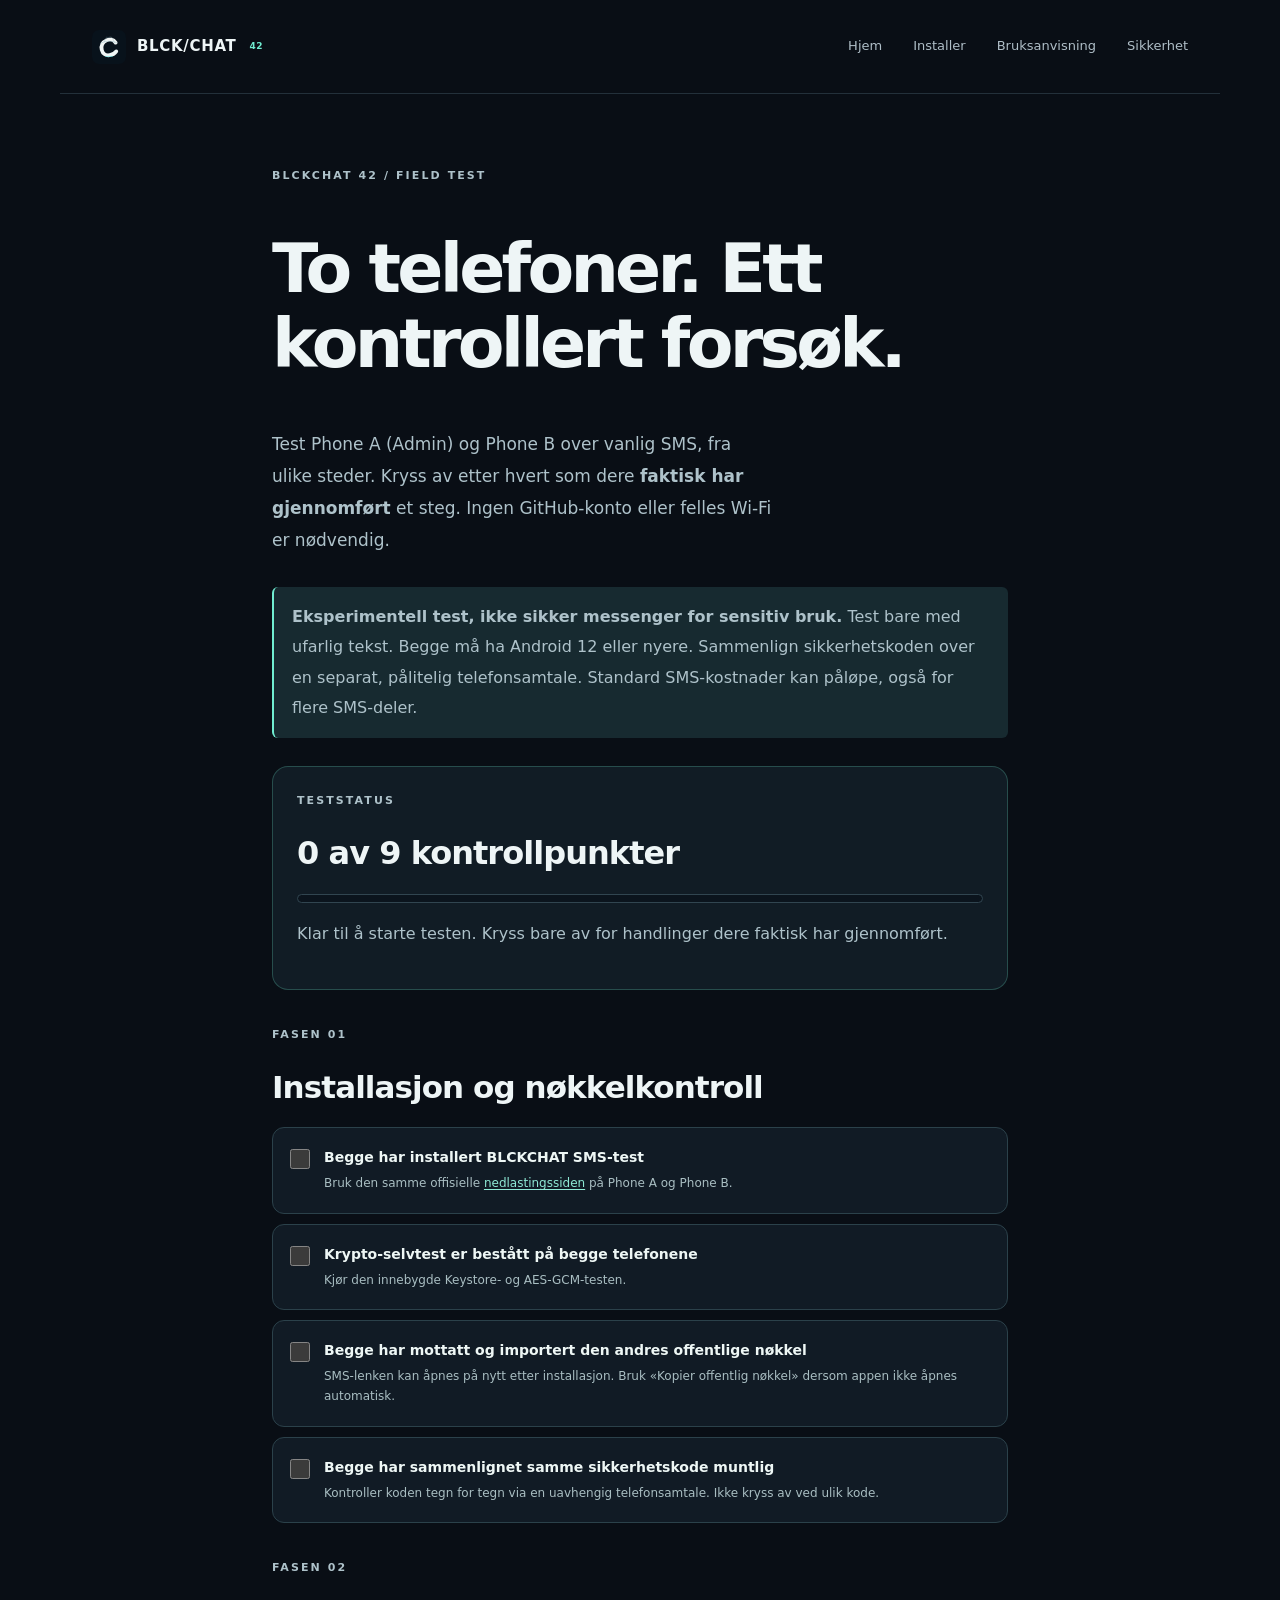
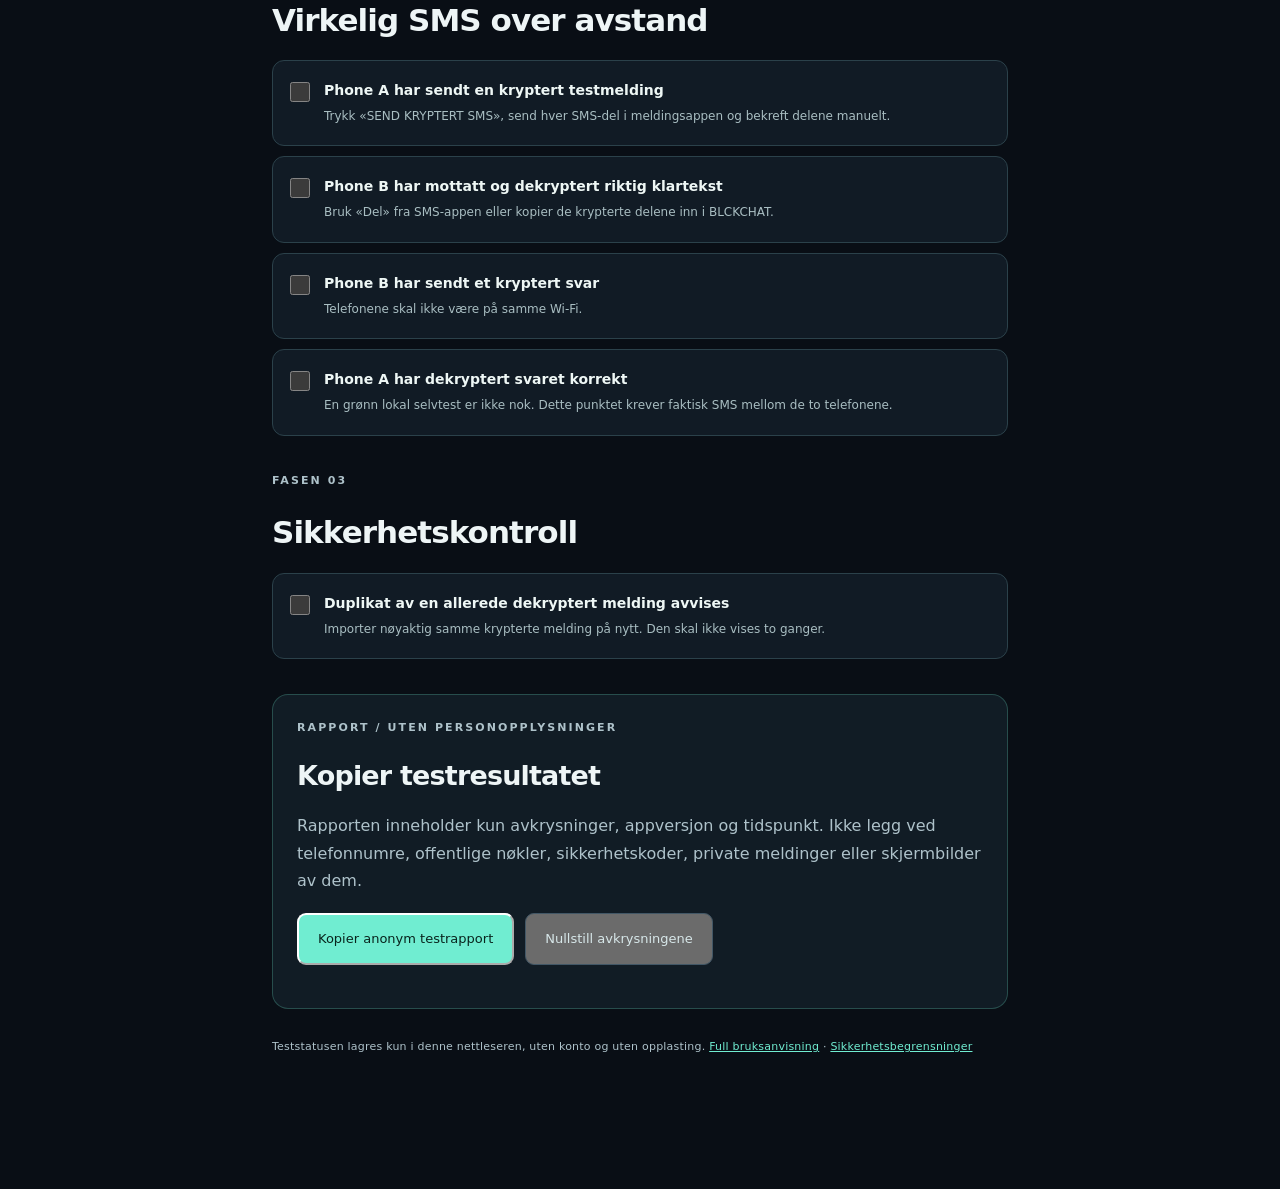
<file: site/test.html>
<!doctype html>
<html lang="no">
<head>
<meta charset="utf-8">
<meta name="viewport" content="width=device-width,initial-scale=1">
<meta name="theme-color" content="#090e15">
<meta name="referrer" content="no-referrer">
<meta name="description" content="BLCKCHAT testlaboratorium for Phone A og Phone B, uten konto eller personopplysninger.">
<title>Testlaboratorium · BLCKCHAT 42</title>
<link rel="icon" href="icon.svg" type="image/svg+xml">
<link rel="stylesheet" href="style.css">
</head>
<body>
<a class="skip" href="#main">Hopp til testen</a>
<header class="nav shell">
  <a href="./" class="identity"><img src="icon.svg" width="34" height="34" alt="">BLCK/CHAT <sup>42</sup></a>
  <nav aria-label="Meny">
    <a href="./">Hjem</a>
    <a href="join.html">Installer</a>
    <a href="guide.html">Bruksanvisning</a>
    <a href="security.html">Sikkerhet</a>
  </nav>
</header>
<main id="main" class="doc shell">
<p class="kicker">BLCKCHAT 42 / FIELD TEST</p>
<h1>To telefoner. Ett kontrollert forsøk.</h1>
<p class="lede">Test Phone A (Admin) og Phone B over vanlig SMS, fra ulike steder. Kryss av etter hvert som dere <strong>faktisk har gjennomført</strong> et steg. Ingen GitHub-konto eller felles Wi-Fi er nødvendig.</p>
<p class="notice"><strong>Eksperimentell test, ikke sikker messenger for sensitiv bruk.</strong> Test bare med ufarlig tekst. Begge må ha Android 12 eller nyere. Sammenlign sikkerhetskoden over en separat, pålitelig telefonsamtale. Standard SMS-kostnader kan påløpe, også for flere SMS-deler.</p>

<section class="test-progress-panel" aria-labelledby="progress-heading">
  <p class="kicker">TESTSTATUS</p>
  <h2 id="progress-heading"><span id="completed-count">0</span> av <span id="total-count">9</span> kontrollpunkter</h2>
  <div class="test-progress-track" role="progressbar" aria-label="Testfremdrift" aria-valuemin="0" aria-valuemax="9" aria-valuenow="0" id="test-progress">
    <div id="test-progress-fill"></div>
  </div>
  <p class="helper" id="progress-summary" role="status" aria-live="polite">Klar til å starte testen.</p>
</section>

<section class="test-phase" aria-labelledby="setup-title">
  <p class="kicker">FASEN 01</p>
  <h2 id="setup-title">Installasjon og nøkkelkontroll</h2>
  <div class="test-items">
    <label class="test-item"><input type="checkbox" data-test-id="install"><span><strong>Begge har installert BLCKCHAT SMS-test</strong><small>Bruk den samme offisielle <a href="join.html">nedlastingssiden</a> på Phone A og Phone B.</small></span></label>
    <label class="test-item"><input type="checkbox" data-test-id="selftest"><span><strong>Krypto-selvtest er bestått på begge telefonene</strong><small>Kjør den innebygde Keystore- og AES-GCM-testen.</small></span></label>
    <label class="test-item"><input type="checkbox" data-test-id="pair"><span><strong>Begge har mottatt og importert den andres offentlige nøkkel</strong><small>SMS-lenken kan åpnes på nytt etter installasjon. Bruk «Kopier offentlig nøkkel» dersom appen ikke åpnes automatisk.</small></span></label>
    <label class="test-item"><input type="checkbox" data-test-id="verify"><span><strong>Begge har sammenlignet samme sikkerhetskode muntlig</strong><small>Kontroller koden tegn for tegn via en uavhengig telefonsamtale. Ikke kryss av ved ulik kode.</small></span></label>
  </div>
</section>

<section class="test-phase" aria-labelledby="message-title">
  <p class="kicker">FASEN 02</p>
  <h2 id="message-title">Virkelig SMS over avstand</h2>
  <div class="test-items">
    <label class="test-item"><input type="checkbox" data-test-id="out-a"><span><strong>Phone A har sendt en kryptert testmelding</strong><small>Trykk «SEND KRYPTERT SMS», send hver SMS-del i meldingsappen og bekreft delene manuelt.</small></span></label>
    <label class="test-item"><input type="checkbox" data-test-id="in-b"><span><strong>Phone B har mottatt og dekryptert riktig klartekst</strong><small>Bruk «Del» fra SMS-appen eller kopier de krypterte delene inn i BLCKCHAT.</small></span></label>
    <label class="test-item"><input type="checkbox" data-test-id="out-b"><span><strong>Phone B har sendt et kryptert svar</strong><small>Telefonene skal ikke være på samme Wi-Fi.</small></span></label>
    <label class="test-item"><input type="checkbox" data-test-id="in-a"><span><strong>Phone A har dekryptert svaret korrekt</strong><small>En grønn lokal selvtest er ikke nok. Dette punktet krever faktisk SMS mellom de to telefonene.</small></span></label>
  </div>
</section>

<section class="test-phase" aria-labelledby="safety-title">
  <p class="kicker">FASEN 03</p>
  <h2 id="safety-title">Sikkerhetskontroll</h2>
  <div class="test-items">
    <label class="test-item"><input type="checkbox" data-test-id="replay"><span><strong>Duplikat av en allerede dekryptert melding avvises</strong><small>Importer nøyaktig samme krypterte melding på nytt. Den skal ikke vises to ganger.</small></span></label>
  </div>
</section>

<section class="test-report" aria-labelledby="report-title">
  <p class="kicker">RAPPORT / UTEN PERSONOPPLYSNINGER</p>
  <h2 id="report-title">Kopier testresultatet</h2>
  <p>Rapporten inneholder kun avkrysninger, appversjon og tidspunkt. Ikke legg ved telefonnumre, offentlige nøkler, sikkerhetskoder, private meldinger eller skjermbilder av dem.</p>
  <div class="test-actions">
    <button type="button" class="button primary" id="copy-report">Kopier anonym testrapport</button>
    <button type="button" class="button secondary" id="reset-tests">Nullstill avkrysningene</button>
  </div>
  <p class="helper" id="test-report-status" role="status" aria-live="polite"></p>
  <textarea id="test-report-fallback" readonly hidden aria-label="Testrapport for manuell kopiering" rows="10" spellcheck="false"></textarea>
</section>
<p class="fine">Teststatusen lagres kun i denne nettleseren, uten konto og uten opplasting. <a href="guide.html">Full bruksanvisning</a> · <a href="security.html">Sikkerhetsbegrensninger</a></p>
</main>
<script src="test.js" defer></script>
</body>
</html>
</file>
<file: site/style.css>
:root{color-scheme:dark;--bg:#090e15;--panel:#121b25;--high:#192632;--stroke:#283747;--text:#eef5f6;--muted:#92a5ad;--accent:#70edd1;--accentdark:#083229;--wide:1160px;font-family:Inter,ui-sans-serif,system-ui,-apple-system,"Segoe UI",sans-serif}*{box-sizing:border-box}html{scroll-behavior:smooth}body{margin:0;background:var(--bg);color:var(--text);line-height:1.55}a{color:inherit;text-decoration:none}a:focus-visible{outline:3px solid var(--accent);outline-offset:4px;border-radius:5px}.shell{max-width:var(--wide);margin:auto;padding-left:32px;padding-right:32px}.skip{position:absolute;transform:translateY(-200%);padding:10px;background:var(--accent);color:#001}.skip:focus{transform:none;z-index:10}.grain{position:fixed;inset:0;pointer-events:none;opacity:.08;background-image:radial-gradient(#a1d4ca 0.5px,transparent .5px);background-size:8px 8px;mask-image:linear-gradient(90deg,transparent,#000)}.nav{height:94px;display:flex;align-items:center;justify-content:space-between;border-bottom:1px solid #23303a}.identity{font-size:15px;font-weight:850;letter-spacing:.045em;display:flex;align-items:center;gap:11px}.identity img{flex-shrink:0}.identity .muted{color:var(--accent)}.identity sup{font-size:9px;color:var(--accent);margin-left:2px}.nav nav{display:flex;gap:31px;align-items:center;font-size:13px;color:#afbec7}.nav nav a:hover,.text-link:hover{color:var(--accent)}.hero{min-height:640px;display:flex;flex-direction:column;justify-content:center;padding-top:35px;padding-bottom:82px}.eyebrow{font-size:10px;letter-spacing:.18em;color:var(--accent);font-weight:750;margin-bottom:38px}.pulse{display:inline-block;width:7px;height:7px;border-radius:50%;background:var(--accent);box-shadow:0 0 13px #70edd180;margin-right:9px}.hero-grid{display:grid;grid-template-columns:1.05fr .95fr;gap:64px;align-items:center}.kicker{color:var(--accent);letter-spacing:.19em;font-weight:750;font-size:11px;margin:0 0 17px}.hero h1{font-size:clamp(50px,6.5vw,96px);line-height:1.02;letter-spacing:-.065em;margin:0 0 30px;font-weight:770}.hero h1 em{font-style:normal;color:var(--accent)}.lede{font-size:17px;line-height:1.8;color:#b0c1c9;max-width:500px;margin-bottom:30px}.cta{display:flex;gap:12px;flex-wrap:wrap}.button{min-height:49px;padding:14px 19px;border-radius:9px;font-size:13px;font-weight:720;display:inline-flex;align-items:center;gap:15px}.primary{background:var(--accent);color:#08241d}.primary:hover{background:#b1fff0}.secondary{border:1px solid #425766;color:#d7e7e9}.secondary:hover{border-color:var(--accent)}.fine{font-size:11px;color:#718d98;margin-top:25px;letter-spacing:.02em}.device-frame{border:1px solid #3b5660;border-radius:22px;padding:17px;background:linear-gradient(135deg,#172330,#0a111a);box-shadow:0 32px 120px #0008,0 0 90px #3d7f7217;max-width:480px;width:100%;justify-self:end;transform:rotate(1.3deg)}.device-head{display:flex;justify-content:space-between;color:#9cb5bd;font-size:9px;align-items:center;padding:0 8px 12px;letter-spacing:.09em}.device-logo{color:var(--text);font-size:12px;font-weight:900}.device-logo span{color:var(--accent)}.room-state{color:var(--accent)}.room-state i{display:inline-block;width:5px;height:5px;border-radius:50%;background:var(--accent);margin-right:6px}.dots{letter-spacing:3px}.room-head{height:72px;background:#141f2a;border:1px solid #263847;border-radius:12px;display:flex;align-items:center;padding:13px;gap:11px}.room-head b,.room-head small{display:block}.room-head b{font-size:13px}.room-head small{font-size:10px;color:#86a0a7}.avatar{width:36px;height:36px;border-radius:12px;display:grid;place-items:center;font-weight:800;color:#78e1ca;background:#24453e}.members{margin-left:auto;color:#91b8ba;font-size:11px}.chat-messages{padding:24px 13px;min-height:340px;display:flex;flex-direction:column;gap:17px}.day{text-align:center;color:#6b8792;font-size:9px;letter-spacing:.15em;margin-bottom:6px}.bubble{max-width:83%;font-size:12px;line-height:1.6;padding:12px 14px;border-radius:13px;box-shadow:0 7px 14px #0002}.bubble small{display:block;color:var(--accent);font-weight:700;font-size:10px;margin-bottom:3px}.bubble.incoming{align-self:flex-start;background:#243340;border-top-left-radius:4px}.bubble.outgoing{align-self:flex-end;background:#22584f;border-top-right-radius:4px}.bubble.outgoing small{color:#bee8d7}.compose{height:53px;border:1px solid #31434e;background:#192833;color:#78909a;border-radius:12px;display:flex;justify-content:space-between;align-items:center;padding:8px 9px 8px 18px;font-size:12px}.send{height:34px;width:35px;display:grid;place-items:center;color:#073027;font-size:22px;font-weight:bold;background:var(--accent);border-radius:9px}.section{padding-top:85px;padding-bottom:85px;border-top:1px solid #23303a}.section-head{display:flex;align-items:end;justify-content:space-between;gap:30px;margin-bottom:32px}.section h2{font-size:clamp(33px,4vw,53px);line-height:1.12;letter-spacing:-.045em;margin:0}.section-note{font-size:12px;color:#8ea4ae;max-width:350px;margin:0}.status{padding:15px 19px;background:#132129;border-left:2px solid var(--accent);border-radius:5px;color:#bacbd0;font-size:13px;margin-bottom:20px}.downloads-grid{display:grid;grid-template-columns:repeat(auto-fit,minmax(210px,1fr));gap:14px;margin:20px 0}.download{padding:22px;border:1px solid #344755;background:#17232d;border-radius:12px;transition:transform .15s,border-color .15s}.download:hover{border-color:var(--accent);transform:translateY(-2px)}.download .platform{color:var(--accent);font-size:10px;font-weight:750;letter-spacing:.12em}.download strong{display:block;margin:15px 0 6px;font-size:17px;word-break:break-word}.download small{color:#91a5ad}.panel{padding:23px 25px;border:1px solid #2c3e49;border-radius:12px;background:#121b25}.panel p{color:#9cafb7;margin-top:0;font-size:13px;line-height:1.9}.panel strong{color:var(--text)}.text-link{color:var(--accent);font-size:12px;font-weight:700;margin-right:18px}.steps{display:grid;grid-template-columns:repeat(3,1fr);gap:16px}.steps article{border:1px solid #2b3e49;border-radius:13px;background:#131e28;padding:25px;min-height:205px}.steps .num{font-size:11px;color:var(--accent);letter-spacing:.12em}.steps h3{font-size:24px;letter-spacing:-.03em;margin:20px 0 8px}.steps p{font-size:13px;color:#99aeb8;margin:0}.manual-links{margin-top:28px;display:grid;grid-template-columns:repeat(2,1fr);gap:14px}.guide-link{border-bottom:1px solid #334651;padding:20px 4px;display:flex;justify-content:space-between;align-items:center}.guide-link:hover{color:var(--accent)}.guide-link b,.guide-link small{display:block}.guide-link b{font-size:15px}.guide-link small{font-size:11px;margin-top:5px;color:#90a6ad}.architecture{display:grid;grid-template-columns:1fr 1fr;gap:45px;align-items:center}.arch-row{display:flex;flex-direction:column;gap:9px}.arch-row>div{border:1px solid #35505a;padding:15px 19px;border-radius:9px;color:#b5fff0;font-weight:770;font-size:13px;letter-spacing:.04em;background:#15242c}.arch-row span{font-weight:400;display:block;font-size:11px;color:#97b1b9;margin-top:4px;letter-spacing:normal}.arch-copy h3{font-size:26px;letter-spacing:-.03em}.arch-copy p{color:#a5b9c1;font-size:14px;line-height:1.9}.footer{border-top:1px solid #273744;padding-top:28px;padding-bottom:42px;display:flex;align-items:center;justify-content:space-between;font-size:12px;color:#8ba5ab;gap:16px}.footer .identity{color:var(--text);font-size:13px}.doc{max-width:800px;padding-top:72px;padding-bottom:120px}.doc h1{font-size:clamp(40px,6vw,68px);letter-spacing:-.055em;line-height:1.1}.doc h2{font-size:27px;margin-top:48px;letter-spacing:-.03em}.doc p,.doc li{color:#aec2ca;line-height:1.9}.doc a{color:var(--accent);text-decoration:underline}.doc .notice{padding:15px 18px;background:#172a30;border-left:2px solid var(--accent);border-radius:6px}.doc code{color:var(--accent)}@media(max-width:830px){.nav{height:78px}.nav nav{gap:14px;font-size:11px}.hero-grid{grid-template-columns:1fr;gap:44px}.hero{padding-top:60px}.device-frame{justify-self:center;transform:none}.architecture{grid-template-columns:1fr}.steps{grid-template-columns:1fr}.steps article{min-height:auto}.manual-links{grid-template-columns:1fr}}@media(max-width:520px){.shell{padding-left:19px;padding-right:19px}.nav{height:auto;min-height:72px;flex-wrap:wrap;padding-top:14px;padding-bottom:14px;gap:13px}.nav nav{width:100%;justify-content:space-between;gap:7px}.hero h1{font-size:54px}.section-head{display:block}.section-note{margin-top:15px}.section{padding-top:58px;padding-bottom:58px}.footer{flex-wrap:wrap}.device-frame{padding:10px}.chat-messages{min-height:315px}.hero{padding-bottom:62px}}@media(prefers-reduced-motion:reduce){html{scroll-behavior:auto}*,*:before,*:after{transition:none!important;animation:none!important}}

/* Official BLCKCHAT 42 identity: optical C/fedora, no motion.
 * WebP is optimized from the approved master image; black pixels
 * blend into the dark site without a boxed picture treatment. */
.brand-visual{
  width:min(100%,1020px);
  margin:-26px 0 24px;
  padding:0;
}
.brand-visual img{
  display:block;
  width:100%;
  height:auto;
  aspect-ratio:1000/318;
  object-fit:contain;
  mix-blend-mode:screen;
}
.brand-visual figcaption{
  margin:-7px 0 0;
  font-size:12px;
  letter-spacing:.015em;
  line-height:1.6;
  color:var(--muted);
}
@media(max-width:520px){
  .brand-visual{margin:-14px -4px 20px;width:calc(100% + 8px)}
  .brand-visual figcaption{margin-top:7px;font-size:11px}
}
@media(prefers-reduced-motion:reduce){
  .brand-visual img{animation:none;transition:none}
}

/* Calm, novice-first two-step onboarding. */
.portal-steps{grid-template-columns:repeat(2,minmax(0,1fr));align-items:stretch;margin:34px 0 32px}
.portal-steps .portal-step{padding:29px;min-height:375px}
.portal-step h2{font-size:29px;margin:19px 0 15px}
.portal-step p{font-size:14px;color:#bbcad0;line-height:1.75}
.portal-step .download-cta{display:flex;justify-content:center;margin:26px 0 18px;font-size:15px;text-align:center}
.portal-step .helper{font-size:12px;color:#91aab3;line-height:1.8}
.portal-help{margin:24px 0 37px}
.portal-help h2{margin-bottom:25px}
.portal-help details{border-bottom:1px solid #31434d;padding:17px 1px}
.portal-help summary{color:#e9f2f3;cursor:pointer;font-weight:650;list-style-position:outside}
.portal-help details p{font-size:13px;color:#a3b9c1;line-height:1.8;margin:12px 0 0}
.portal-help summary:focus-visible{outline:2px solid var(--accent);outline-offset:4px}
.portal-step #lan-ready .status{margin-top:21px;line-height:1.6}
@media(max-width:750px){.portal-steps{grid-template-columns:1fr}.portal-steps .portal-step{min-height:auto}}

/* Field test: restrained, legible and touch-friendly. No animation. */
.test-progress-panel,.test-report{
  margin:28px 0;
  padding:24px;
  border:1px solid rgba(113,238,207,.23);
  border-radius:16px;
  background:#111c25;
}
.test-progress-panel h2{font-size:clamp(22px,4vw,32px);margin:8px 0 15px}
.test-progress-track{
  width:100%;
  height:9px;
  overflow:hidden;
  border:1px solid #314550;
  background:#0b141d;
  border-radius:100px;
}
.test-progress-track>div{
  width:0;
  height:100%;
  background:var(--accent);
  border-radius:100px;
}
.test-phase{margin:35px 0}
.test-phase h2{font-size:clamp(23px,4vw,31px);margin:8px 0 16px}
.test-items{display:grid;gap:10px}
.test-item{
  display:flex;
  align-items:flex-start;
  gap:14px;
  padding:19px 17px;
  border:1px solid #2b414a;
  border-radius:12px;
  background:#111b25;
  cursor:pointer;
}
.test-item:hover{border-color:#567b7b}
.test-item:has(input:checked){border-color:#4e998a;background:#152923}
.test-item input{
  flex:0 0 auto;
  width:20px;
  height:20px;
  margin:2px 0 0;
  accent-color:#71e9cd;
  cursor:pointer;
}
.test-item input:focus-visible{outline:2px solid var(--accent);outline-offset:5px}
.test-item span{display:block;min-width:0}
.test-item strong{
  display:block;
  font-size:14px;
  line-height:1.5;
  color:#eef7f5;
}
.test-item small{
  display:block;
  margin-top:5px;
  font-size:12px;
  line-height:1.7;
  color:#a9bec2;
}
.test-item small a{color:#8fead6;text-decoration:underline;text-underline-offset:2px}
.test-report h2{margin:8px 0 12px}
.test-report p{line-height:1.7}
.test-actions{display:flex;gap:11px;flex-wrap:wrap;margin:19px 0}
.test-actions button{font:inherit;font-size:13px;cursor:pointer}
.test-actions button:focus-visible{outline:2px solid var(--accent);outline-offset:4px}
#test-report-fallback{
  width:100%;
  min-height:160px;
  padding:12px;
  border:1px solid #47616b;
  border-radius:10px;
  color:#e2f3ed;
  background:#0b151d;
  font:12px/1.55 ui-monospace,Consolas,monospace;
}
@media(max-width:680px){
  .test-progress-panel,.test-report{padding:18px}
  .test-item{padding:15px 13px}
  .test-actions{display:flex;flex-direction:column}
  .test-actions button{width:100%}
}
</file>
